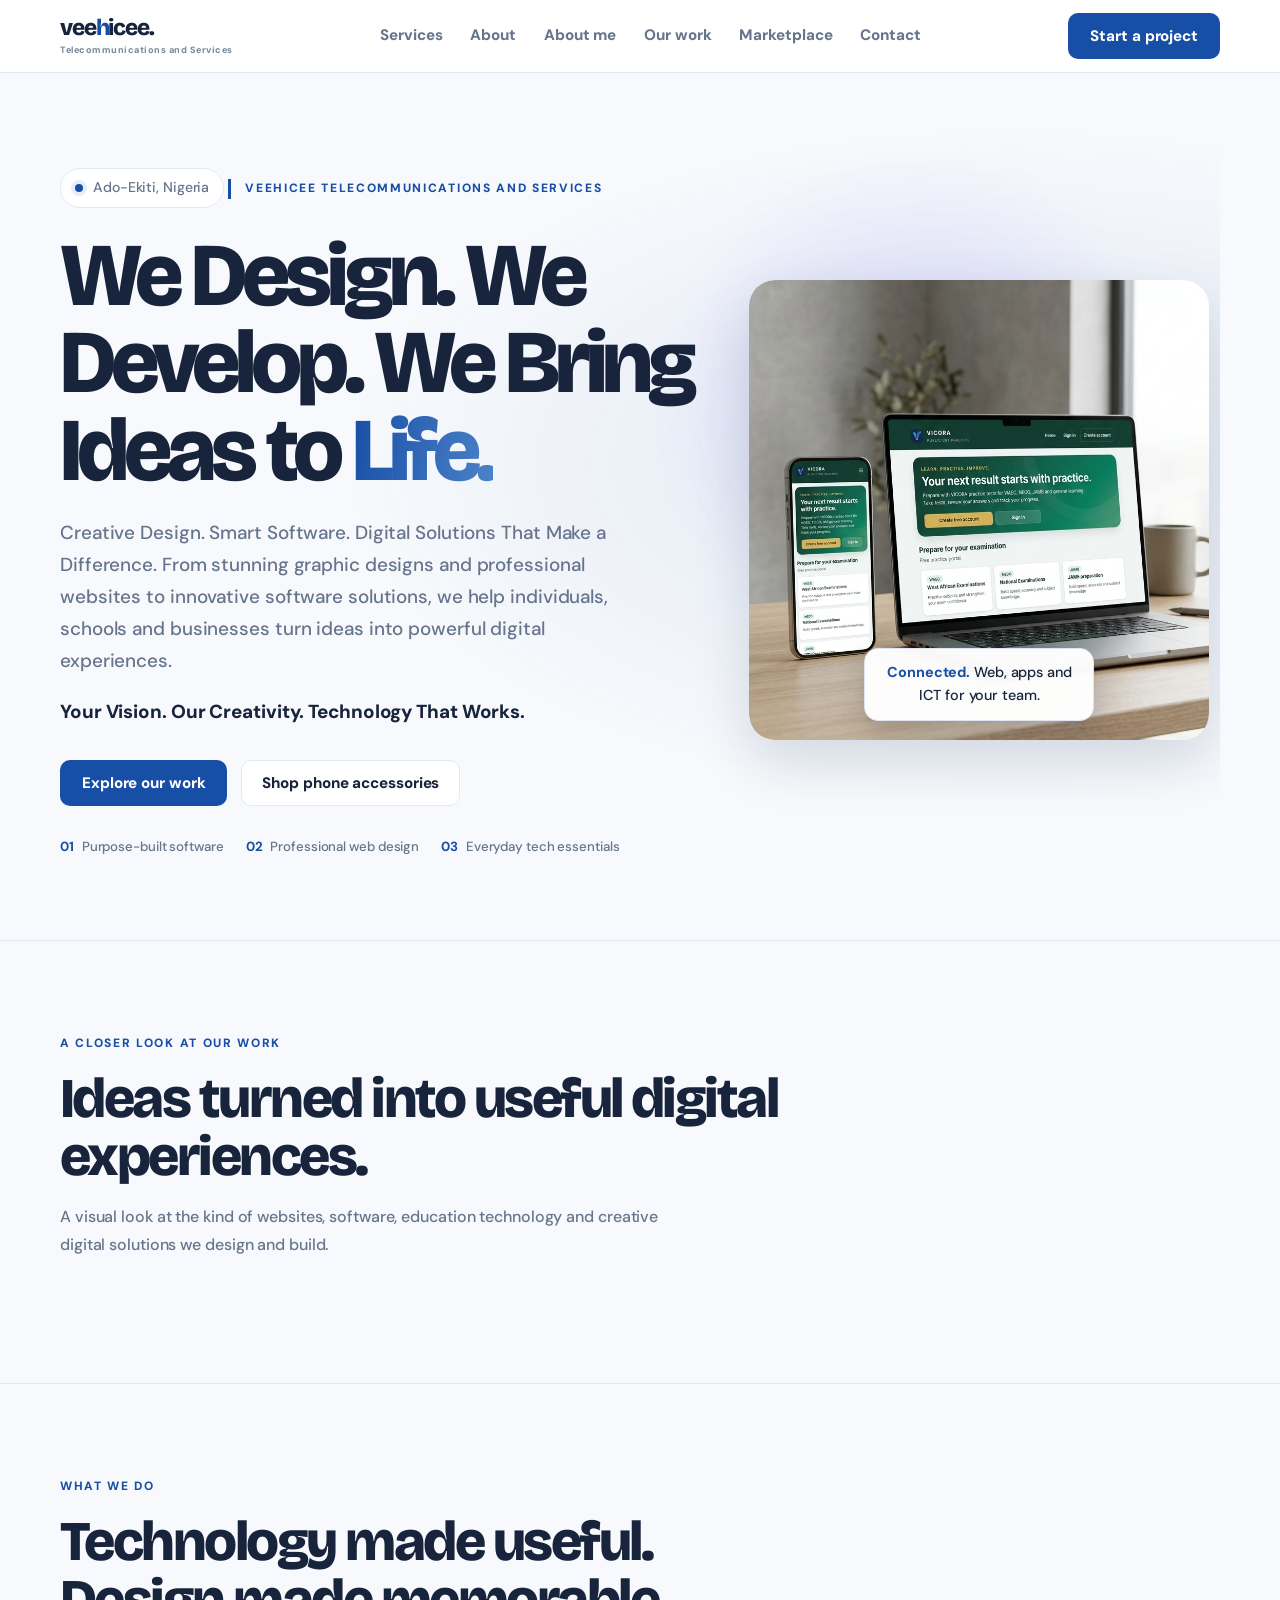
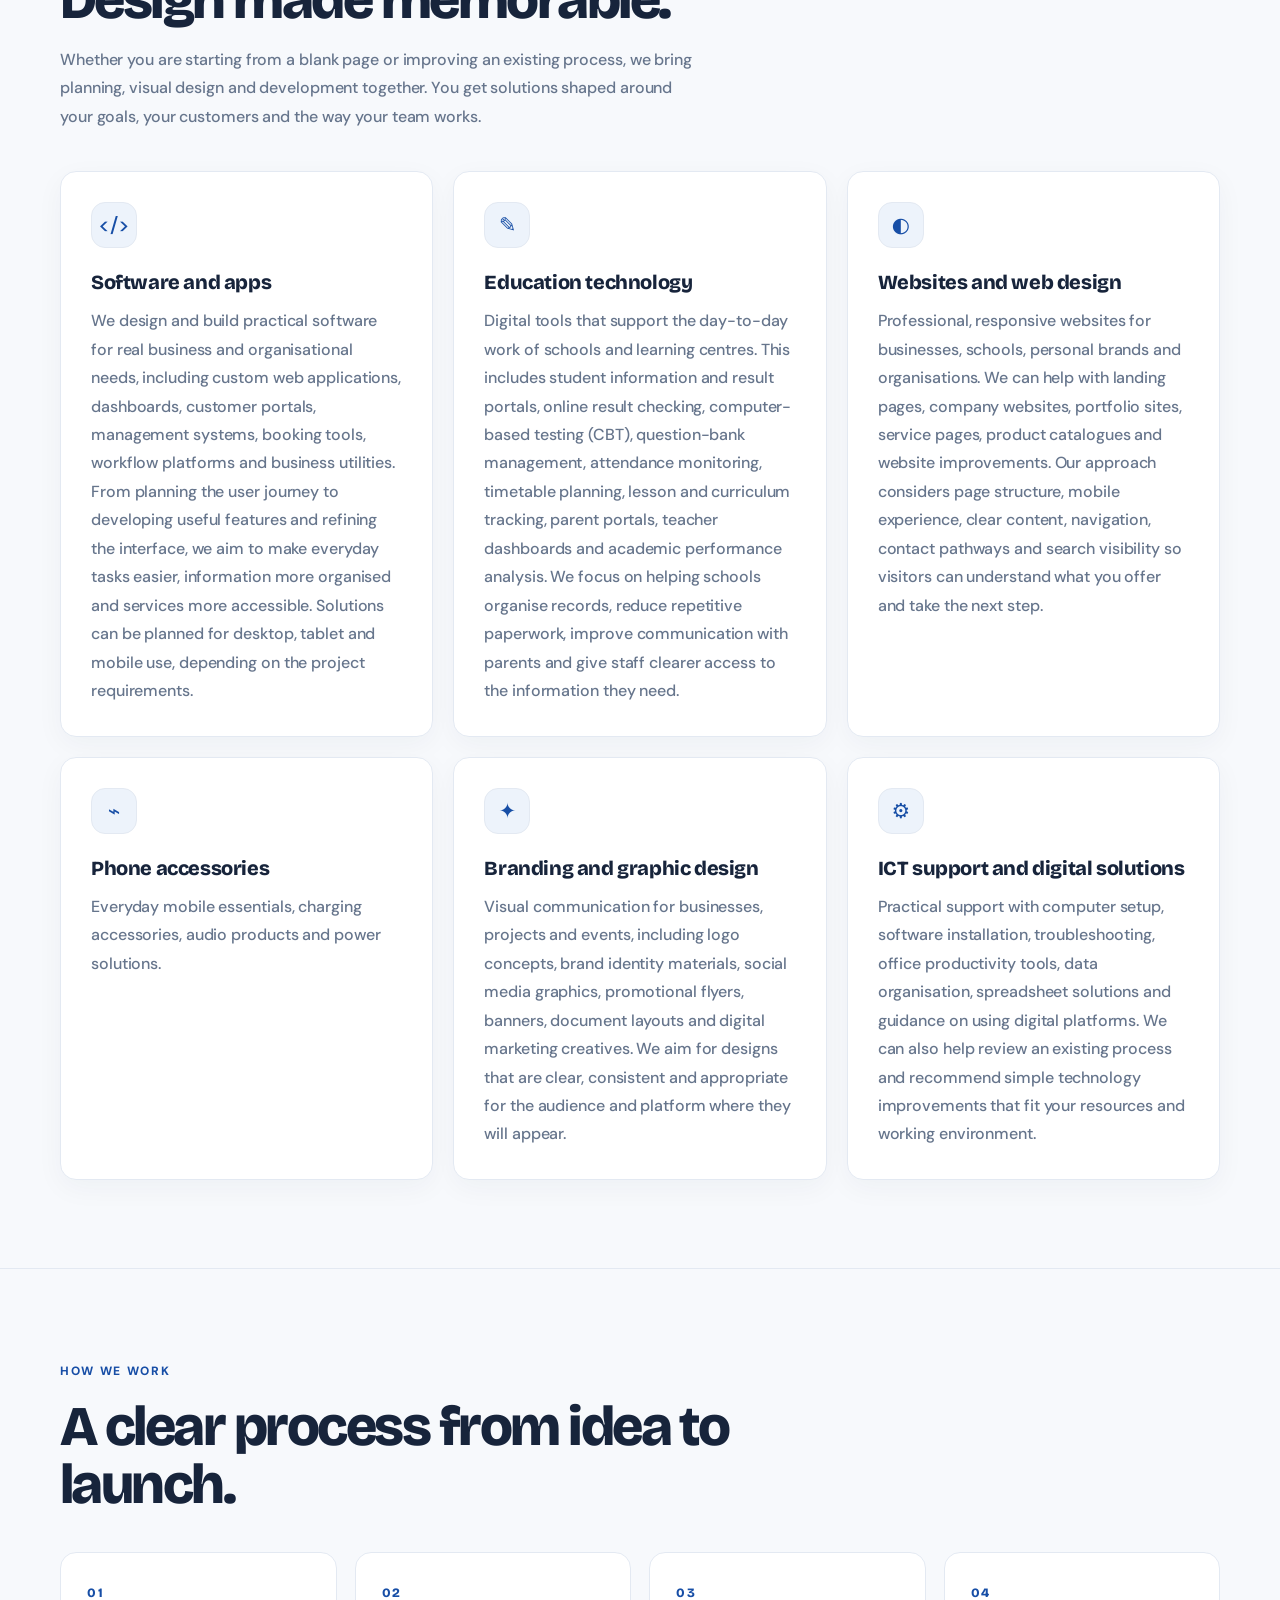
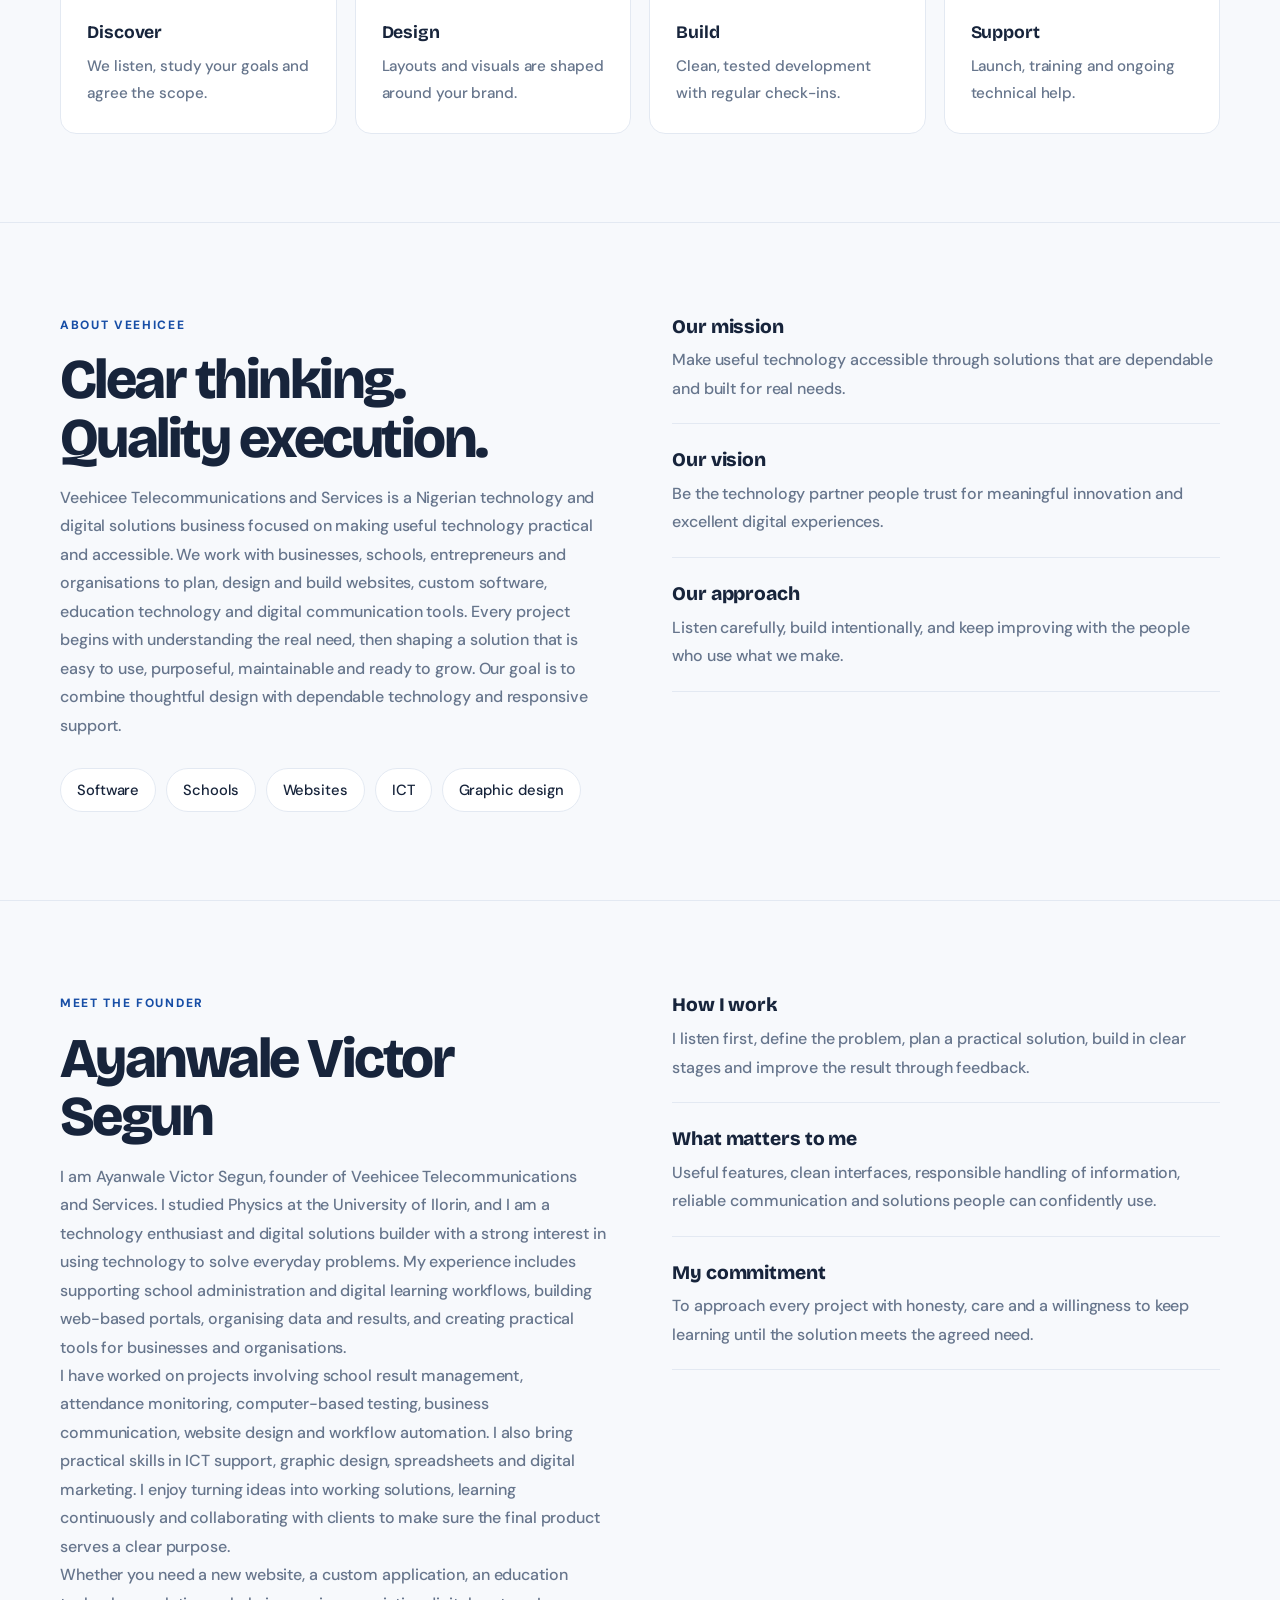
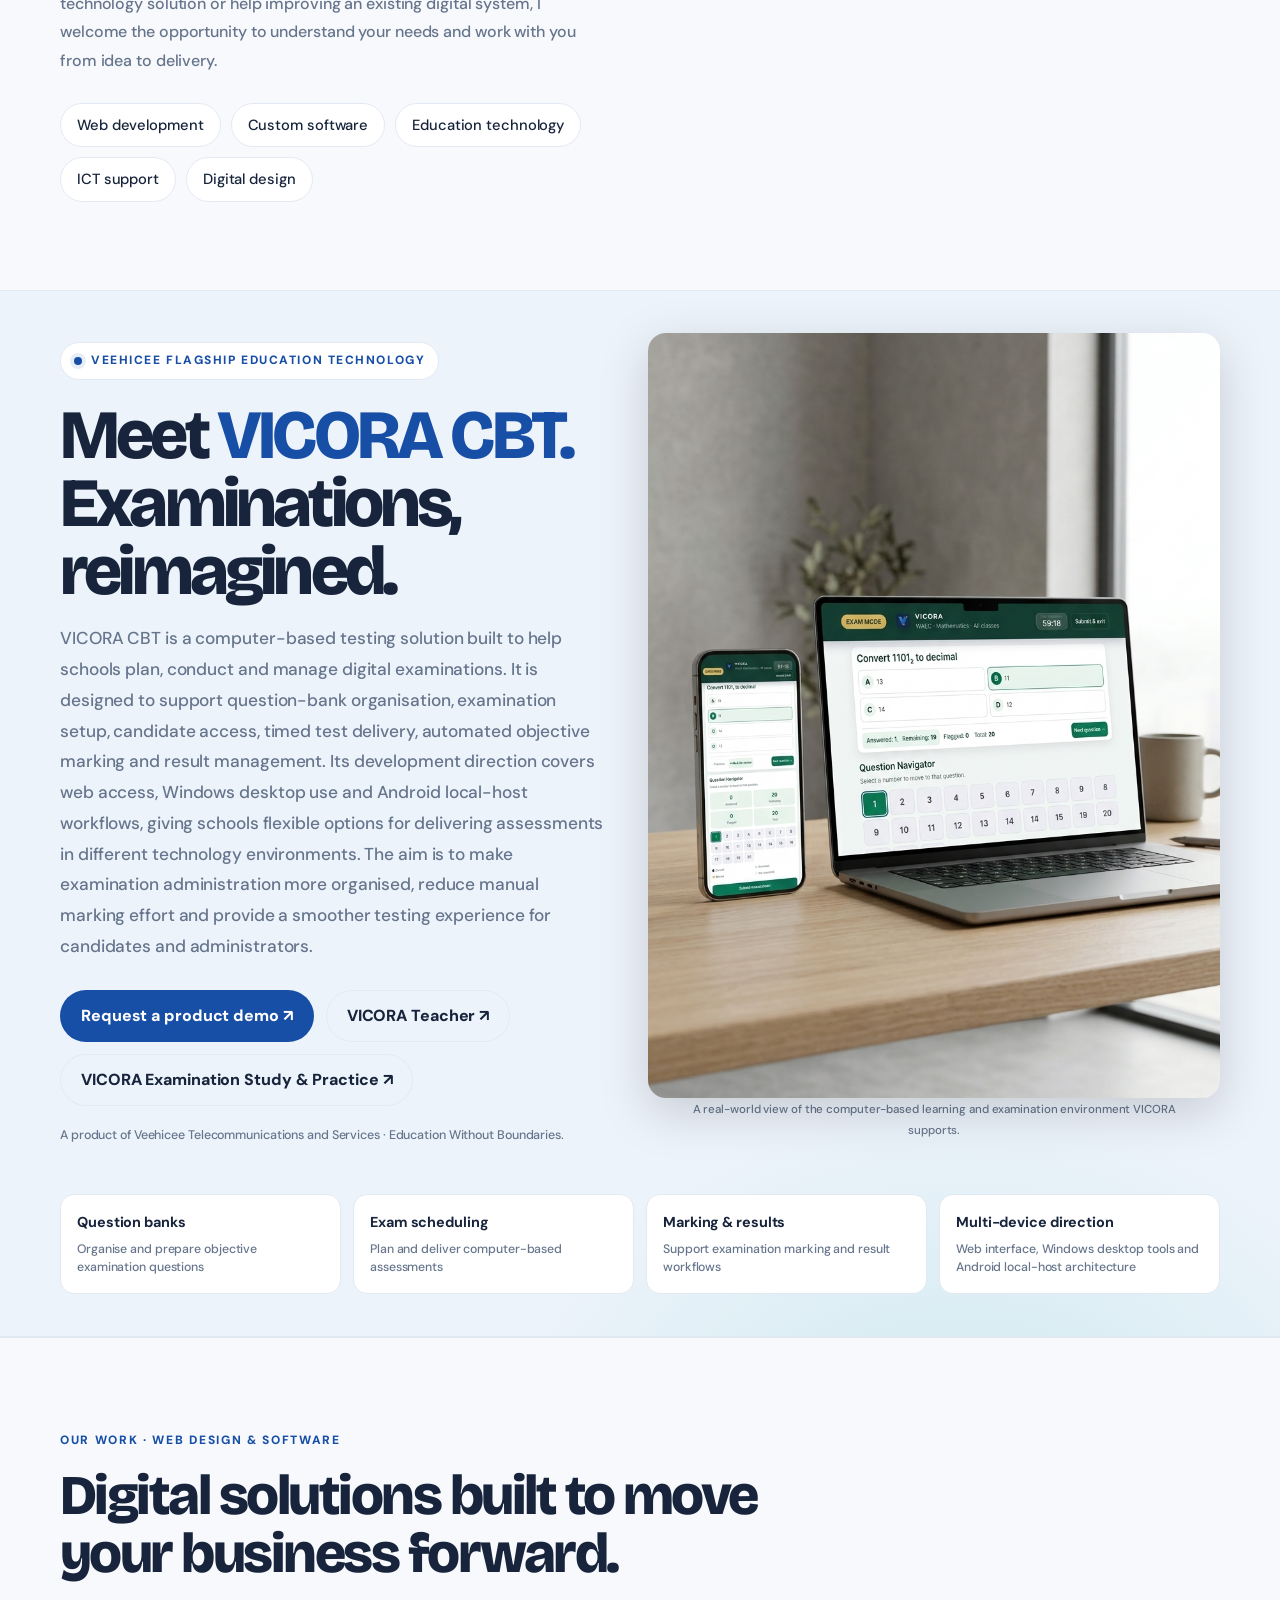
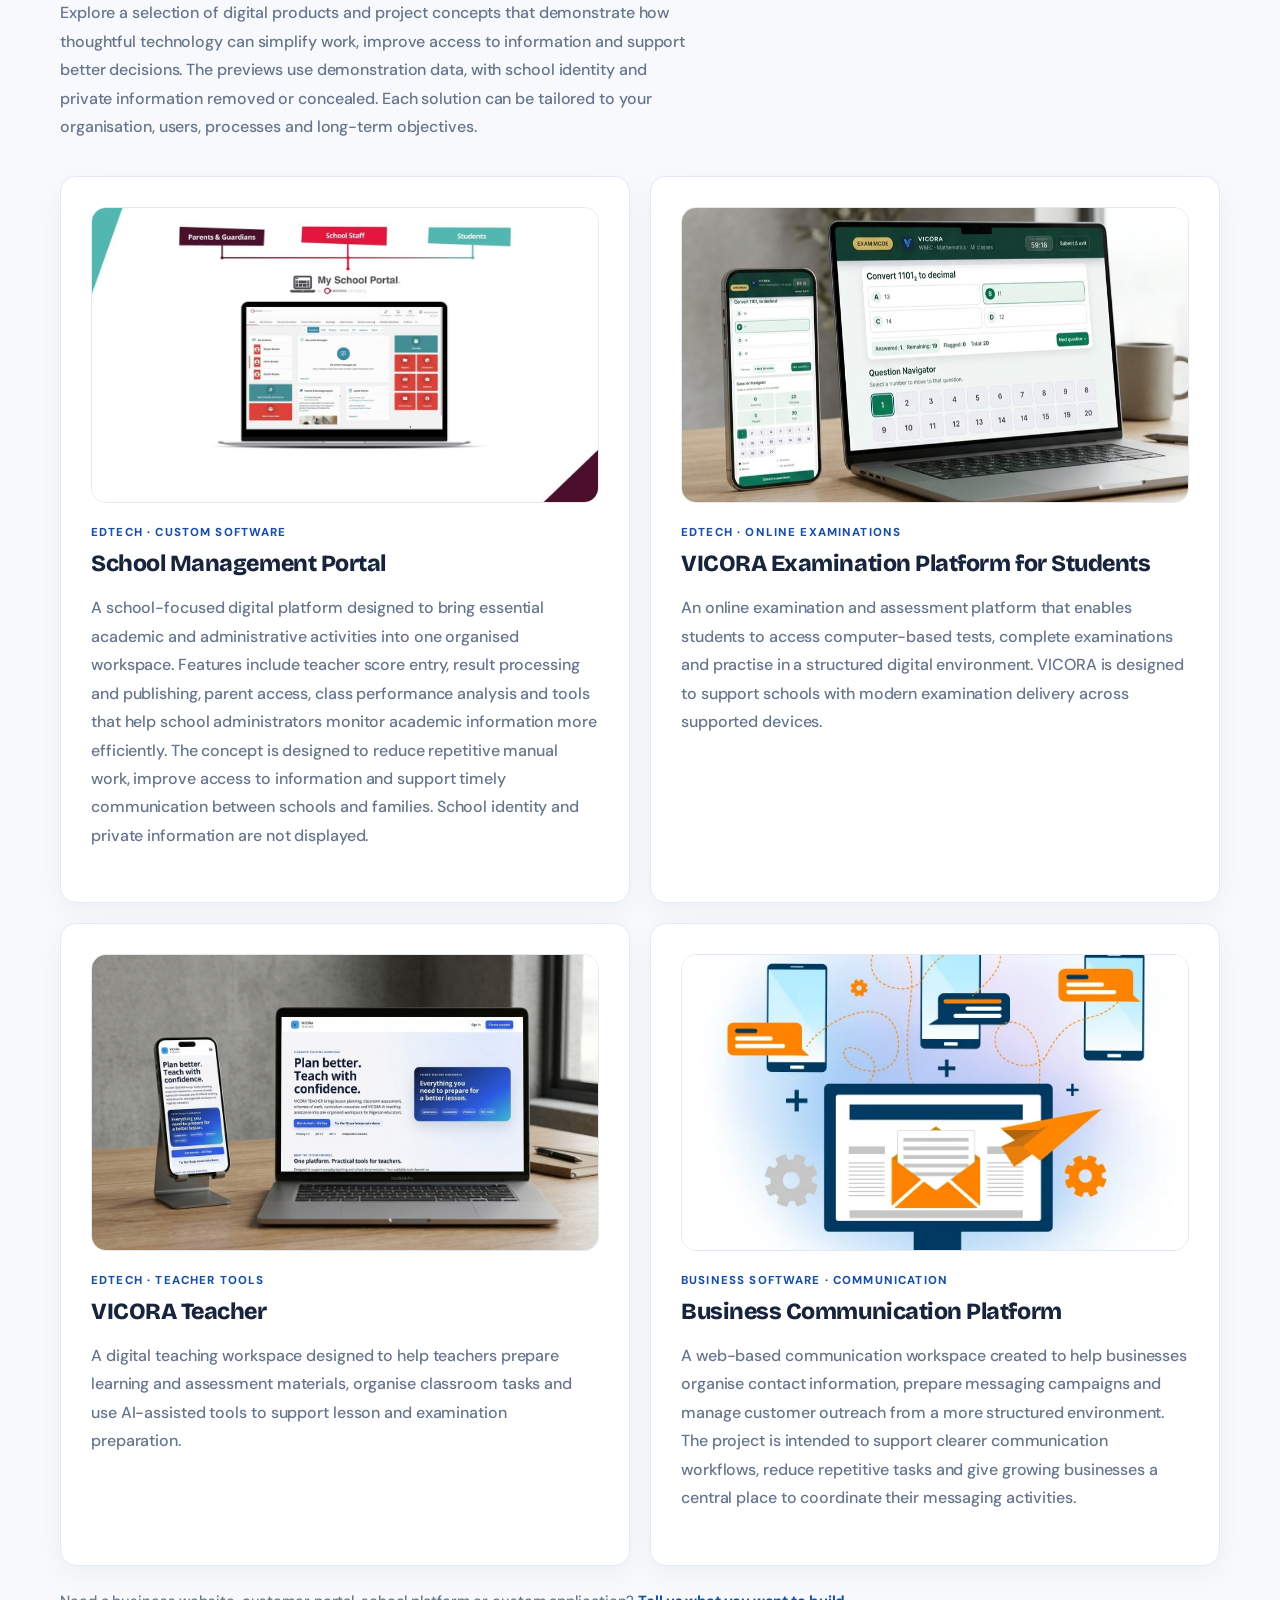
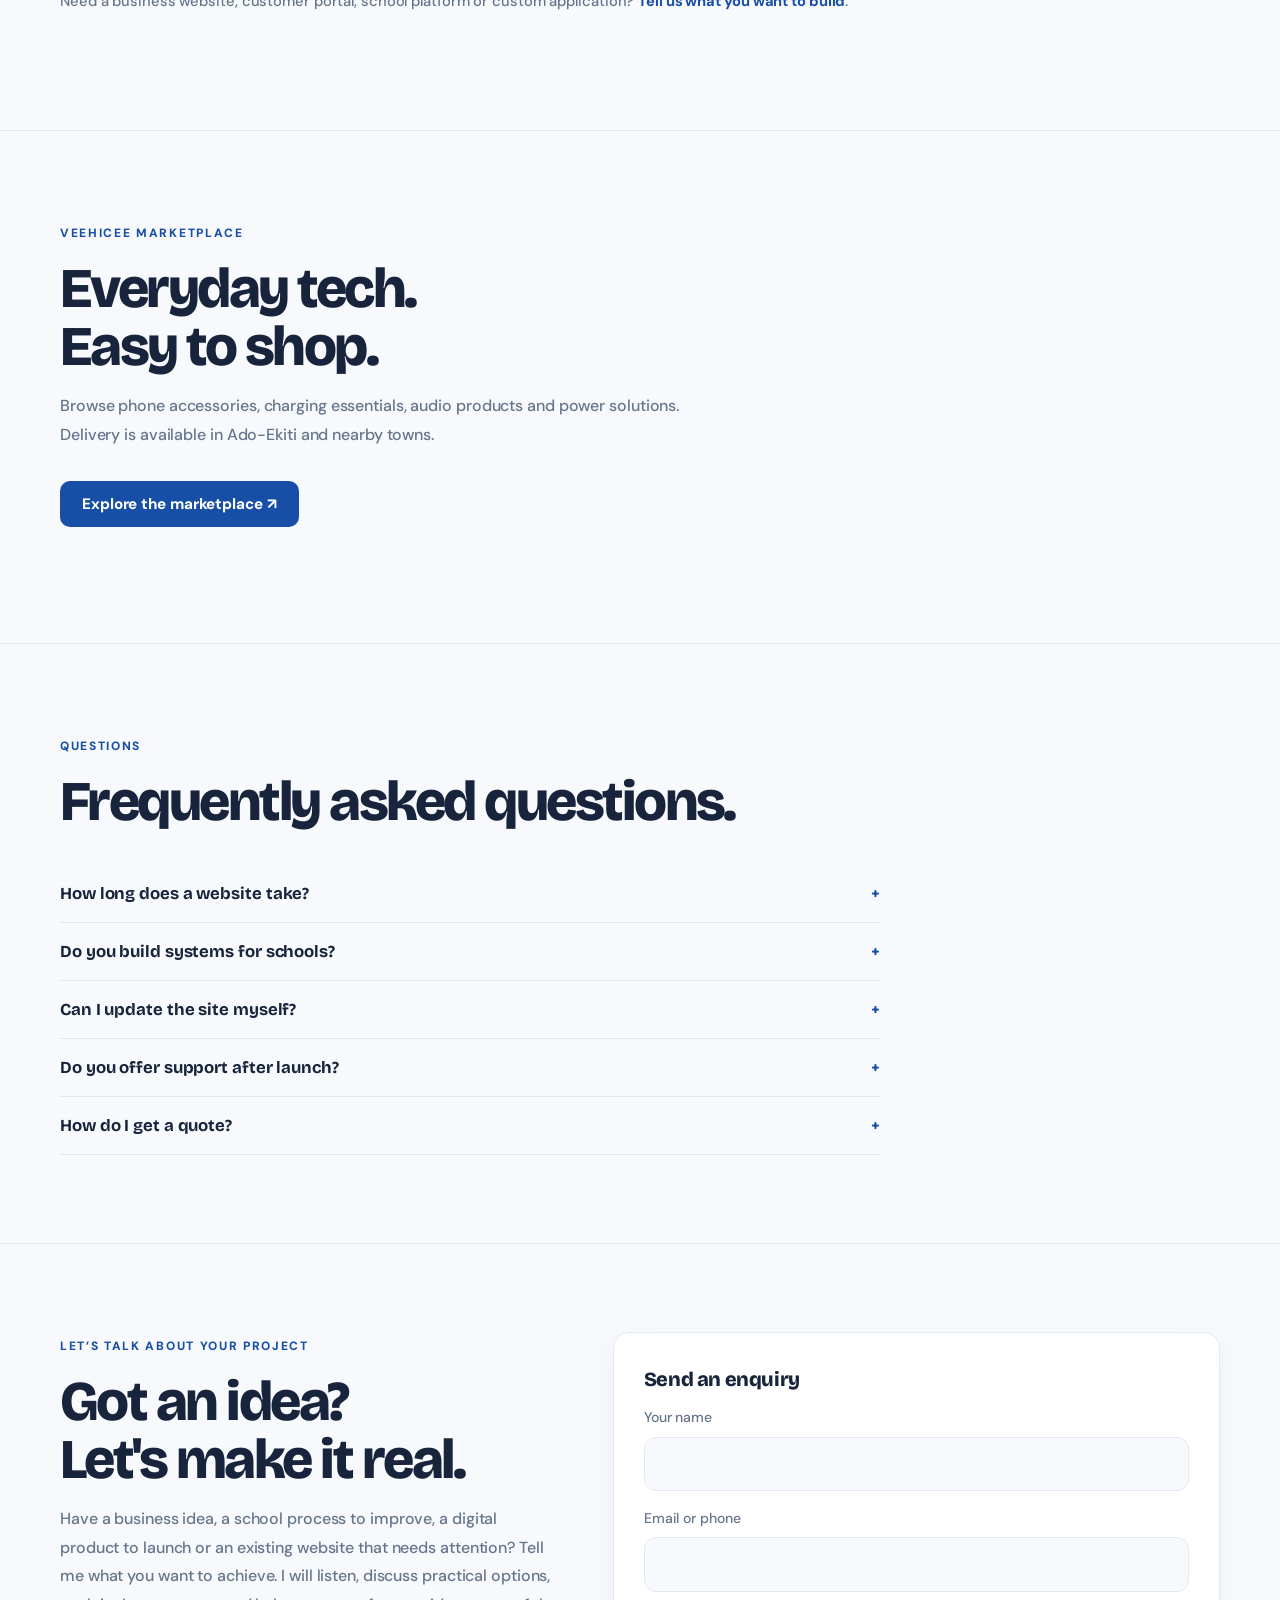
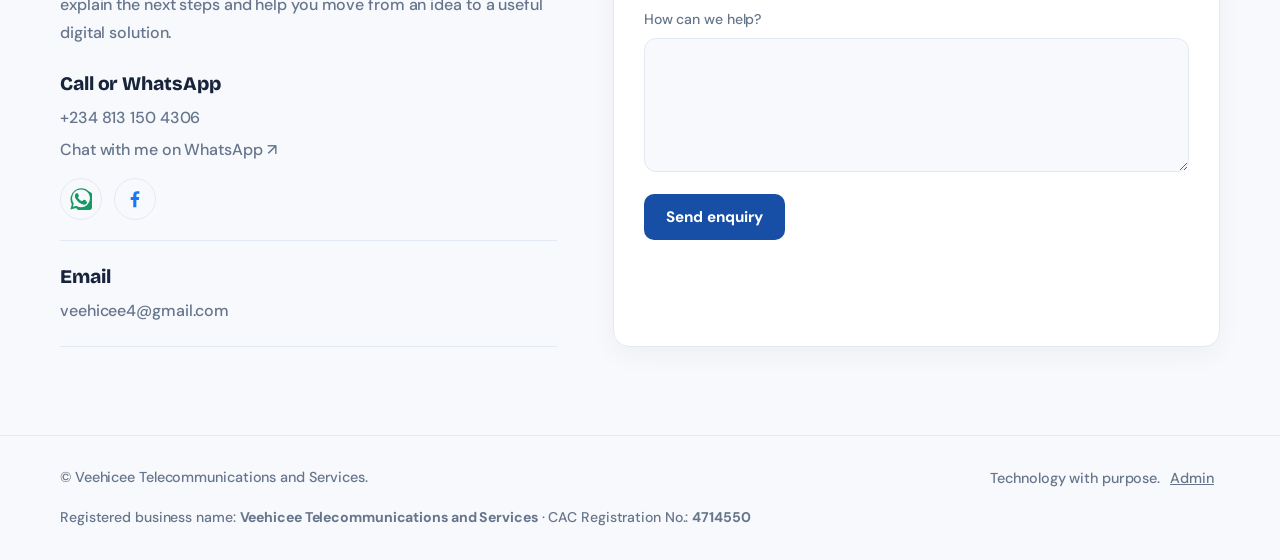
<file: index.html>
<!doctype html>
<html lang="en" data-theme="midnight" data-layout="split">
<head>
<meta charset="utf-8">
<meta name="viewport" content="width=device-width,initial-scale=1">
<meta name="description" content="Veehicee Telecommunications and Services designs professional websites and builds custom software for businesses, schools and organisations. Request a project quote."><meta name="robots" content="index,follow"><meta property="og:type" content="website"><meta property="og:title" content="Veehicee Telecommunications and Services | Web Design & Custom Software"><meta property="og:description" content="Professional website design, custom software and digital solutions for your business."><meta property="og:url" content="https://sheggun1.github.io/veehiceetech/"><meta name="twitter:card" content="summary">
<title>Veehicee Telecommunications and Services | Web Design & Software Development</title><link rel="canonical" href="https://sheggun1.github.io/veehiceetech/"><script type="application/ld+json">{"@context":"https://schema.org","@type":"Organization","name":"Veehicee Telecommunications and Services","url":"https://sheggun1.github.io/veehiceetech/","identifier":"CAC 4714550"}</script>
<link rel="preconnect" href="https://fonts.googleapis.com"><link rel="preconnect" href="https://fonts.gstatic.com" crossorigin>
<link href="https://fonts.googleapis.com/css2?family=Bricolage+Grotesque:opsz,wght@12..96,500;12..96,800&family=DM+Sans:wght@400;500;700&display=swap" rel="stylesheet">
<style>
:root{--bg:#f3f7ff;--panel:#fff;--ink:#0b1b3a;--muted:#55688a;--line:#d5e0f5;--accent:#1457ff;--accent2:#00a9e8;--on:#fff;--glow:rgba(20,87,255,.14);--r:20px}
[data-theme=midnight]{--bg:#f3f7ff;--panel:#fff;--ink:#0b1b3a;--muted:#55688a;--line:#d5e0f5;--accent:#1457ff;--accent2:#00a9e8;--on:#fff;--glow:rgba(20,87,255,.14)}
[data-theme=sunrise]{--bg:#fff7f2;--panel:#fff;--ink:#231815;--muted:#6e5d57;--line:#efd9ce;--accent:#ff5b37;--accent2:#ffb020;--on:#fff;--glow:rgba(255,91,55,.2)}
[data-theme=royal]{--bg:#0d0a24;--panel:#1a1442;--ink:#f5f3ff;--muted:#b4acd9;--line:#342b70;--accent:#ffc83d;--accent2:#9b7bff;--on:#231a00;--glow:rgba(155,123,255,.28)}
[data-theme=forest]{--bg:#07140f;--panel:#0f2419;--ink:#eef8f1;--muted:#9bb8a6;--line:#1f4130;--accent:#b6f25b;--accent2:#35d49a;--on:#14230a;--glow:rgba(182,242,91,.2)}
[data-theme=ocean]{--bg:#f3f7ff;--panel:#fff;--ink:#0b1b3a;--muted:#55688a;--line:#d5e0f5;--accent:#1457ff;--accent2:#00c2ff;--on:#fff;--glow:rgba(20,87,255,.18)}
[data-theme=berry]{--bg:#17081a;--panel:#261029;--ink:#fdf1fb;--muted:#c9a5c8;--line:#4a2150;--accent:#ff4fa3;--accent2:#ffa24f;--on:#2a0418;--glow:rgba(255,79,163,.24)}
*{box-sizing:border-box}html{scroll-behavior:smooth}
body{margin:0;background:var(--bg);color:var(--ink);font:16px/1.65 "DM Sans",system-ui,sans-serif;transition:background .3s,color .3s}
h1,h2,h3,.brand{font-family:"Bricolage Grotesque","DM Sans",system-ui,sans-serif}
a{color:inherit;text-decoration:none}:focus-visible{outline:3px solid var(--accent2);outline-offset:3px}
.wrap{width:min(1160px,calc(100% - 40px));margin:auto}
.top{position:sticky;top:0;z-index:10;background:color-mix(in srgb,var(--bg) 86%,transparent);backdrop-filter:blur(16px);border-bottom:1px solid var(--line)}
.nav{height:72px;display:flex;align-items:center;justify-content:space-between;gap:20px}
.brand{font-weight:800;font-size:1.5rem;letter-spacing:-.05em}.brand i{font-style:normal;color:var(--accent)}
.links{display:flex;gap:28px;color:var(--muted);font-size:.95rem}.links a:hover{color:var(--ink)}
.btn{display:inline-flex;align-items:center;justify-content:center;gap:8px;padding:13px 22px;border-radius:999px;background:var(--accent);color:var(--on);font:700 .95rem "DM Sans",sans-serif;border:0;cursor:pointer;transition:transform .15s,box-shadow .2s}
.btn:hover{transform:translateY(-2px);box-shadow:0 10px 28px var(--glow)}
.ghost{display:inline-flex;padding:12px 20px;border:1px solid var(--line);border-radius:999px;background:none;color:var(--ink);font:500 .95rem "DM Sans",sans-serif;cursor:pointer}.ghost:hover{border-color:var(--accent)}
/* hero */
.hero{position:relative;display:grid;grid-template-columns:1.15fr .85fr;gap:40px;align-items:center;padding:96px 0 88px;overflow:hidden}
.tag{display:inline-flex;align-items:center;gap:10px;padding:7px 14px;border:1px solid var(--line);border-radius:999px;color:var(--muted);font-size:.88rem;background:var(--panel)}
.tag b{width:8px;height:8px;border-radius:50%;background:var(--accent);box-shadow:0 0 0 4px var(--glow)}
.hero h1{font-size:clamp(3.1rem,8vw,6.6rem);line-height:.95;letter-spacing:-.06em;margin:24px 0 22px;font-weight:800}
.grad{background:linear-gradient(100deg,var(--accent),var(--accent2));-webkit-background-clip:text;background-clip:text;color:transparent}
.lead{font-size:1.18rem;color:var(--muted);max-width:560px}.actions{display:flex;gap:14px;flex-wrap:wrap;margin-top:32px}
.signal{position:relative;aspect-ratio:1;width:100%;max-width:460px;justify-self:center}
.signal svg{width:100%;height:100%;overflow:visible}
.ring{fill:none;stroke:var(--accent);stroke-width:1.4;transform-origin:230px 230px;animation:ping 5s ease-out infinite;opacity:0}
.ring:nth-child(2){animation-delay:1s;stroke:var(--accent2)}.ring:nth-child(3){animation-delay:2s}.ring:nth-child(4){animation-delay:3s;stroke:var(--accent2)}.ring:nth-child(5){animation-delay:4s}
@keyframes ping{0%{transform:scale(.12);opacity:.9}100%{transform:scale(1);opacity:0}}
.signal .chip{position:absolute;left:50%;bottom:4%;transform:translateX(-50%);white-space:nowrap;padding:12px 18px;border:1px solid var(--line);border-radius:14px;background:var(--panel);box-shadow:0 18px 40px var(--glow);font-size:.9rem}
.signal .chip b{color:var(--accent)}
/* sections */
.section{padding:84px 0;border-top:1px solid var(--line)}
.section h2{font-size:clamp(2.1rem,4.6vw,3.5rem);line-height:1.04;letter-spacing:-.045em;margin:0 0 16px;font-weight:800}
.intro{color:var(--muted);max-width:640px;margin:0}
.cards{display:grid;grid-template-columns:repeat(3,1fr);gap:18px;margin-top:40px}
.card{padding:28px;border:1px solid var(--line);border-radius:var(--r);background:var(--panel);transition:border-color .2s,transform .2s}
.card:hover{border-color:var(--accent);transform:translateY(-3px)}
.ico{width:46px;height:46px;border-radius:14px;display:grid;place-items:center;background:linear-gradient(135deg,var(--accent),var(--accent2));color:var(--on);font-size:1.3rem}
.card h3{font-size:1.25rem;margin:18px 0 8px;letter-spacing:-.02em}.card p{margin:0;color:var(--muted)}
.split{display:grid;grid-template-columns:1fr 1fr;gap:64px}
.value{padding:20px 0;border-bottom:1px solid var(--line)}.value:first-child{padding-top:0}.value strong{font-family:"Bricolage Grotesque",sans-serif;font-size:1.2rem}.value p{margin:4px 0 0;color:var(--muted)}
.chips{display:flex;gap:10px;flex-wrap:wrap;margin-top:28px}.chips span{padding:9px 16px;border-radius:999px;border:1px solid var(--line);background:var(--panel);font-size:.92rem}
.products{display:grid;grid-template-columns:repeat(auto-fill,minmax(230px,1fr));gap:18px;margin-top:36px}
.project-visual{height:150px;border:1px solid var(--line);border-radius:15px;margin-bottom:16px;padding:14px;overflow:hidden;background:linear-gradient(135deg,var(--panel),color-mix(in srgb,var(--accent) 13%,var(--panel)));display:flex;gap:9px}
.project-visual .pv-side{width:24%;border-radius:7px;background:color-mix(in srgb,var(--accent) 20%,var(--panel));padding:8px 5px}
.project-visual .pv-side i{display:block;height:5px;border-radius:5px;background:var(--accent);opacity:.75;margin:7px 0}
.project-visual .pv-main{flex:1;min-width:0}
.project-visual .pv-top{height:13px;width:62%;border-radius:5px;background:var(--accent2);opacity:.8;margin-bottom:12px}
.project-visual .pv-stat{display:grid;grid-template-columns:repeat(3,1fr);gap:6px}
.project-visual .pv-stat i{height:30px;border-radius:6px;background:color-mix(in srgb,var(--accent) 24%,var(--panel));border:1px solid var(--line)}
.project-visual .pv-lines{margin-top:9px;display:grid;gap:6px}
.project-visual .pv-lines i{height:6px;border-radius:5px;background:var(--muted);opacity:.35}
.project-visual .pv-lines i:nth-child(2){width:78%}.project-visual .pv-lines i:nth-child(3){width:88%}
.project-visual.timetable{background:linear-gradient(135deg,color-mix(in srgb,var(--accent2) 16%,var(--panel)),var(--panel))}
.project-visual.messaging{background:linear-gradient(135deg,color-mix(in srgb,var(--accent) 16%,var(--panel)),var(--panel))}

.prod{border:1px solid var(--line);border-radius:var(--r);background:var(--panel);overflow:hidden;display:flex;flex-direction:column}
.prod .img{aspect-ratio:4/3;background:linear-gradient(135deg,var(--accent),var(--accent2));display:grid;place-items:center;font-size:2.4rem;color:var(--on)}
.prod .img img{width:100%;height:100%;object-fit:cover}.prod .body{padding:18px;display:flex;flex-direction:column;gap:6px;flex:1}
.prod h3{margin:0;font-size:1.1rem}.prod small{color:var(--muted)}.price{font:800 1.2rem "Bricolage Grotesque",sans-serif;color:var(--accent)}.prod .btn{margin-top:auto;padding:10px 16px}
.contact{display:grid;grid-template-columns:.9fr 1.1fr;gap:56px}.social-links{display:flex;align-items:center;gap:12px;margin-top:14px}.social-link{width:42px;height:42px;border-radius:50%;display:inline-grid;place-items:center;border:1px solid var(--line);background:var(--bg);color:var(--accent);transition:transform .2s,background .2s}.social-link:hover{transform:translateY(-3px);background:var(--glow)}.social-link svg{width:22px;height:22px}.whatsapp-link{color:#159b62}.facebook-link{color:#1877f2}
footer{padding:30px 0;border-top:1px solid var(--line);color:var(--muted);font-size:.9rem}.foot{display:flex;justify-content:space-between;gap:16px;flex-wrap:wrap}
.admin-link{background:none;border:0;color:var(--muted);cursor:pointer;font:inherit;text-decoration:underline}
input,textarea,select{width:100%;padding:13px 14px;margin:6px 0 14px;border-radius:12px;border:1px solid var(--line);background:var(--bg);color:var(--ink);font:inherit}
input:focus,textarea:focus,select:focus{outline:2px solid var(--accent);border-color:transparent}
label{font-size:.88rem;color:var(--muted)}.status{color:var(--accent);min-height:24px;margin:10px 0 0}
.modal{display:none;position:fixed;inset:0;z-index:30;background:rgba(0,0,0,.65);align-items:center;justify-content:center;padding:16px}.modal.open{display:flex}
.modal-box{width:min(820px,100%);max-height:92vh;overflow:auto;background:var(--panel);border:1px solid var(--line);border-radius:24px;padding:26px}
.mh{display:flex;justify-content:space-between;align-items:center;gap:12px}.mh h2{margin:0;font-size:1.6rem}
.agrid{display:grid;grid-template-columns:1fr 1fr;gap:22px}.aitem{border:1px solid var(--line);padding:12px 14px;border-radius:12px;margin-bottom:10px;display:flex;justify-content:space-between;align-items:center;gap:10px}
/* style studio */
.fab{position:fixed;right:18px;bottom:18px;z-index:20;padding:13px 20px;box-shadow:0 12px 32px var(--glow)}
.studio{position:fixed;right:18px;bottom:76px;z-index:20;width:min(330px,calc(100% - 36px));background:var(--panel);border:1px solid var(--line);border-radius:20px;padding:20px;box-shadow:0 24px 60px rgba(0,0,0,.35);display:none}.studio.open{display:block}
.studio h4{margin:0 0 10px;font:700 .95rem "DM Sans",sans-serif}.swatches{display:grid;grid-template-columns:repeat(3,1fr);gap:8px;margin-bottom:18px}
.sw{border:2px solid var(--line);border-radius:12px;padding:8px;background:var(--bg);color:var(--ink);cursor:pointer;font:500 .8rem "DM Sans",sans-serif;text-align:left}.sw i{display:block;height:22px;border-radius:7px;margin-bottom:6px}
.sw[aria-pressed=true]{border-color:var(--accent)}
.lays{display:grid;gap:8px}.lays .ghost{justify-content:flex-start;text-align:left}.lays .ghost[aria-pressed=true]{border-color:var(--accent);background:var(--glow)}

/* Admin-controlled background patterns */
body{position:relative}
body:before{content:"";position:fixed;inset:0;z-index:0;pointer-events:none;opacity:.16}body>*{position:relative;z-index:1}
[data-pattern=dots] body:before{background-image:radial-gradient(var(--accent) 1px,transparent 1px);background-size:22px 22px}
[data-pattern=grid] body:before{background-image:linear-gradient(var(--line) 1px,transparent 1px),linear-gradient(90deg,var(--line) 1px,transparent 1px);background-size:34px 34px}
[data-pattern=diagonal] body:before{background-image:repeating-linear-gradient(135deg,transparent 0 18px,var(--line) 19px 20px)}
[data-pattern=glow] body:before{background:radial-gradient(ellipse at 15% 12%,var(--glow),transparent 48%),radial-gradient(ellipse at 90% 70%,var(--glow),transparent 42%)}
.pattern-options{display:flex;gap:9px;flex-wrap:wrap;margin:12px 0 18px}
.pattern-options button[aria-pressed=true]{border-color:var(--accent);background:var(--glow)}
/* layout templates */
[data-layout=center] .hero{grid-template-columns:1fr;text-align:center;padding:110px 0 100px}
[data-layout=center] .lead{margin-inline:auto}[data-layout=center] .actions{justify-content:center}
[data-layout=center] .signal{position:absolute;inset:0;margin:auto;max-width:760px;opacity:.28;z-index:-1;pointer-events:none}[data-layout=center] .chip{display:none}
[data-layout=bold] .hero{grid-template-columns:1fr}[data-layout=bold] .hero h1{font-size:clamp(3.6rem,13vw,10rem);line-height:.88}
[data-layout=bold] .signal{position:absolute;right:-6%;top:6%;width:min(520px,70%);opacity:.35;z-index:-1;pointer-events:none}[data-layout=bold] .chip{display:none}
[data-layout=bold] .cards{grid-template-columns:1fr}[data-layout=bold] .card{display:grid;grid-template-columns:60px 1fr 1.4fr;gap:20px;align-items:center}[data-layout=bold] .card h3,[data-layout=bold] .card .ico{margin:0}
[data-layout=bold]{--r:6px}
[data-layout=editorial] .hero{grid-template-columns:.8fr 1.2fr}
[data-layout=editorial] .hero h1{font-size:clamp(3.5rem,8vw,7rem)}
[data-layout=editorial] .signal{max-width:560px}
[data-layout=showcase] .hero{grid-template-columns:1fr;text-align:left;padding-top:70px}
[data-layout=showcase] .signal{position:absolute;right:0;top:0;width:44%;opacity:.23;z-index:-1;pointer-events:none}
[data-layout=showcase] .cards{grid-template-columns:repeat(2,1fr)}

@media(max-width:820px){.links{display:none}.hero,.split,.contact,.agrid{grid-template-columns:1fr}.hero{padding:64px 0}.cards{grid-template-columns:1fr}[data-layout=bold] .card{grid-template-columns:1fr}.signal{max-width:320px}}
@media(prefers-reduced-motion:reduce){*{animation:none!important;transition:none!important}.ring{opacity:.4;transform:scale(1)}}

/* Veehicee professional homepage refresh */
.nav-actions{display:flex;align-items:center;gap:10px}.admin-nav{padding:10px 15px;font-size:.88rem}
.hero{min-height:570px;padding-top:88px;padding-bottom:82px;gap:28px;background:radial-gradient(ellipse at 78% 48%,var(--glow),transparent 48%)}
.hero h1{max-width:790px;font-size:clamp(3.2rem,7vw,6.3rem);line-height:.98}
.hero-kicker,.section-kicker,.project-type{display:inline-block;color:var(--accent);font-size:.75rem;font-weight:800;letter-spacing:.14em;text-transform:uppercase}
.hero-kicker{margin:18px 0 0}.hero-proof{display:flex;flex-wrap:wrap;gap:10px 22px;margin-top:30px;color:var(--muted);font-size:.83rem}.hero-proof b{color:var(--accent);margin-right:5px}
.section{padding:96px 0}.section-kicker{margin-bottom:16px}.section h2{max-width:850px}
.cards{gap:20px}.card{padding:30px;border-radius:22px;box-shadow:0 14px 40px rgba(0,0,0,.07)}.card:hover{box-shadow:0 20px 48px var(--glow)}
.project-card{min-height:265px;display:flex;flex-direction:column;align-items:flex-start}.project-type{font-size:.68rem;letter-spacing:.1em;margin-bottom:18px}.project-card h3{font-size:1.45rem;margin:0 0 12px}.project-card p{color:var(--muted);margin:0 0 22px}.project-link{display:inline-flex;align-items:center;gap:8px;color:var(--accent);font-weight:800;font-size:.92rem;margin-top:auto}.project-link:hover{text-decoration:underline;text-underline-offset:4px}.portfolio-note{margin-top:22px;color:var(--muted);font-size:.92rem}.portfolio-note a{color:var(--accent);font-weight:700}
#products{grid-template-columns:repeat(3,minmax(0,1fr));gap:14px;margin-top:28px}#products .prod{border-radius:16px;min-width:0}#products .prod .img{height:104px;aspect-ratio:auto;font-size:1.35rem}#products .prod .img img{object-fit:contain;padding:8px}#products .prod .body{padding:14px;gap:5px}#products .prod h3{font-size:.98rem}#products .prod small{font-size:.78rem;line-height:1.4;max-height:2.8em;overflow:hidden}#products .prod .btn{font-size:.82rem;padding:9px 12px}
.empty-products{display:flex;align-items:center;gap:16px;padding:20px 22px;border:1px dashed var(--line);border-radius:16px;background:var(--panel);color:var(--muted)}.empty-products strong{color:var(--ink)}.empty-products p{margin:4px 0 8px;font-size:.9rem}.empty-icon{width:42px;height:42px;flex:0 0 42px;border-radius:13px;display:grid;place-items:center;background:var(--glow);color:var(--accent);font-size:1.2rem}
.home-commerce-tools{display:none!important}.design-panel{border-color:var(--accent);box-shadow:0 14px 42px var(--glow)}.design-panel h3{font-size:1.45rem}.design-panel .agrid{align-items:start}.design-panel h4{margin:8px 0 12px}.pattern-options button{min-width:100px;justify-content:center}
@media(max-width:820px){.hero{min-height:auto;padding:62px 0 52px}.hero h1{font-size:clamp(3rem,13vw,4.8rem)}.hero-proof{gap:8px 14px}.section{padding:68px 0}.nav{height:66px}.nav-actions{gap:7px}.admin-nav{padding:9px 10px;font-size:.75rem}.nav-actions .btn{padding:10px 13px;font-size:.78rem}#products{grid-template-columns:repeat(2,minmax(0,1fr))}#products .prod .img{height:86px}.project-card{min-height:0}}
@media(max-width:420px){.nav-actions .btn{display:none}.admin-nav{font-size:.72rem}.hero-proof{display:grid;gap:7px}.empty-products{align-items:flex-start;padding:16px}.pattern-options button{min-width:0}}

/* VICORA CBT featured product advertisement */
.vicora-feature{position:relative;isolation:isolate;overflow:hidden;padding:56px 0 64px;background:radial-gradient(ellipse at 78% 45%,rgba(32,182,164,.18),transparent 48%),linear-gradient(115deg,#0b1c35,#102b50 58%,#0b203d);color:#f1f5fa;border-bottom:1px solid rgba(255,255,255,.12)}
.vicora-feature:before{content:"";position:absolute;inset:0;z-index:-1;opacity:.15;background-image:linear-gradient(rgba(255,255,255,.12) 1px,transparent 1px),linear-gradient(90deg,rgba(255,255,255,.12) 1px,transparent 1px);background-size:36px 36px;mask-image:linear-gradient(90deg,transparent,#000)}
.vicora-inner{width:min(1160px,calc(100% - 40px));margin:auto;display:grid;grid-template-columns:1fr 1.05fr;gap:44px;align-items:center}
.vicora-eyebrow{display:inline-flex;align-items:center;gap:9px;border:1px solid rgba(32,182,164,.5);background:rgba(32,182,164,.1);color:#75e3d4;padding:8px 13px;border-radius:999px;font-size:.75rem;font-weight:800;letter-spacing:.13em;text-transform:uppercase}
.vicora-eyebrow:before{content:"";width:8px;height:8px;border-radius:50%;background:#20b6a4;box-shadow:0 0 0 4px rgba(32,182,164,.17)}
.vicora-copy h2{font-size:clamp(2.8rem,5.4vw,5rem);line-height:.98;letter-spacing:-.055em;margin:22px 0 18px;color:#fff;max-width:650px}
.vicora-copy h2 span{color:#39d2c0}
.vicora-copy p{max-width:580px;color:#c1d1e3;font-size:1.08rem;margin:0}
.vicora-actions{display:flex;flex-wrap:wrap;gap:12px;margin-top:28px}
.vicora-primary{display:inline-flex;align-items:center;justify-content:center;padding:13px 21px;border-radius:999px;background:#20b6a4;color:#062c31;font-weight:800}
.vicora-secondary{display:inline-flex;align-items:center;justify-content:center;padding:12px 20px;border:1px solid rgba(255,255,255,.35);border-radius:999px;color:#fff;font-weight:700}
.vicora-primary:hover,.vicora-secondary:hover{transform:translateY(-2px)}
.vicora-note{font-size:.78rem!important;color:#91a9c3!important;margin-top:18px!important}
.vicora-art{min-width:0;position:relative}
 
.vicora-real-screens{display:grid;grid-template-columns:.78fr 1.22fr;gap:14px;align-items:center;padding:14px;border:1px solid rgba(255,255,255,.2);border-radius:22px;background:rgba(7,21,40,.7);box-shadow:0 28px 75px rgba(0,0,0,.3)}

.brand-lockup{display:flex;flex-direction:column;line-height:1.05;gap:5px}
.brand-lockup small{font:700 .57rem/1.2 "DM Sans",sans-serif;letter-spacing:.055em;color:var(--muted)}
.vicora-real-screens{display:block;padding:0;overflow:hidden;border:1px solid rgba(255,255,255,.25);border-radius:20px;background:#071528;box-shadow:0 28px 75px rgba(0,0,0,.34)}
.vicora-desktop-bar{height:42px;display:flex;align-items:center;gap:12px;padding:0 16px;background:#0c2038;border-bottom:1px solid rgba(255,255,255,.13);color:#e8f2fb;font-size:.72rem;letter-spacing:.04em}
.vicora-desktop-bar>b{font-size:.76rem;color:#fff}.vicora-desktop-bar>span:last-child{margin-left:auto;color:#91a9c3;font-size:.62rem;letter-spacing:.1em}
.vicora-desktop-dots{display:flex;gap:5px}.vicora-desktop-dots i{width:7px;height:7px;border-radius:50%;background:#20b6a4}.vicora-desktop-dots i:nth-child(2){background:#e6b95a}.vicora-desktop-dots i:nth-child(3){background:#e87979}
.vicora-desktop-stage{display:grid;grid-template-columns:.72fr 1.28fr;gap:18px;align-items:center;padding:22px;background:radial-gradient(ellipse at 70% 40%,rgba(32,182,164,.13),transparent 55%),#091a2d}
.vicora-shot{border:1px solid rgba(255,255,255,.18);border-radius:12px;background:#071528;box-shadow:0 14px 30px rgba(0,0,0,.28)}
.vicora-shot img{display:block;width:100%;height:100%;max-height:345px;object-fit:contain;background:#071528}
.vicora-shot-login img{max-height:300px}
.vicora-shot-dashboard img{max-height:345px}
.vicora-shot figcaption{font-size:.72rem;padding:9px 11px}
.vicora-real-caption{margin:0;padding:0 22px 15px;color:#91a9c3;font-size:.7rem}
@media(max-width:600px){.brand-lockup small{font-size:.49rem}.vicora-desktop-stage{grid-template-columns:.75fr 1.25fr;gap:8px;padding:10px}.vicora-shot img{max-height:260px}.vicora-shot-login img{max-height:225px}.vicora-desktop-bar{height:36px;padding:0 10px}.vicora-desktop-bar>span:last-child{font-size:.5rem}.vicora-shot figcaption{font-size:.62rem;padding:7px}}

.vicora-shot{margin:0;min-width:0;overflow:hidden;border:1px solid rgba(255,255,255,.2);border-radius:14px;background:#071528;box-shadow:0 12px 28px rgba(0,0,0,.24)}
.vicora-shot img{display:block;width:100%;height:auto;max-height:430px;object-fit:contain;background:#071528}
.vicora-shot-login img{max-height:340px}
.vicora-shot figcaption{display:flex;align-items:center;gap:9px;padding:11px 12px;color:#e5f0fa;font-size:.78rem;font-weight:700}
.vicora-shot figcaption span{display:grid;place-items:center;width:25px;height:25px;border-radius:8px;background:rgba(32,182,164,.18);color:#75e3d4;font-size:.7rem}
.vicora-real-caption{grid-column:1/-1;margin:0 4px 2px;color:#91a9c3;font-size:.75rem}

.vicora-dashboard{position:relative;padding:13px;border:1px solid rgba(255,255,255,.23);border-radius:22px;background:rgba(7,21,40,.86);box-shadow:0 28px 75px rgba(0,0,0,.35);transform:perspective(1100px) rotateY(-5deg) rotateX(2deg)}
.vicora-window{display:flex;align-items:center;gap:6px;padding:4px 5px 13px;border-bottom:1px solid rgba(255,255,255,.12);color:#dbe8f6;font-size:.76rem;font-weight:800}
.vicora-window i{width:7px;height:7px;border-radius:50%;background:#20b6a4}
.vicora-window span{margin-left:auto;color:#90a9c4;font-weight:500}
.vicora-screen{display:grid;grid-template-columns:90px 1fr;min-height:270px}
.vicora-sidebar{padding:18px 10px;border-right:1px solid rgba(255,255,255,.1)}
.vicora-mark{font-weight:900;font-size:.83rem;letter-spacing:.04em;color:#fff;margin-bottom:23px}.vicora-mark b{color:#20b6a4}
.vicora-navline{height:7px;border-radius:8px;background:rgba(166,194,220,.22);margin:14px 0}.vicora-navline.active{background:#20b6a4;width:80%}
.vicora-main{padding:18px 17px}
.vicora-welcome{font-size:1rem;font-weight:800;color:#fff}.vicora-sub{font-size:.7rem;color:#91a9c3;margin-top:3px}
.vicora-stats{display:grid;grid-template-columns:repeat(3,1fr);gap:8px;margin:15px 0}
.vicora-stat{padding:10px;border-radius:10px;background:rgba(40,120,200,.15);border:1px solid rgba(255,255,255,.1)}
.vicora-stat small{display:block;color:#9bb4cd;font-size:.58rem}.vicora-stat b{display:block;color:#fff;font-size:1.15rem;margin-top:4px}
.vicora-exam{padding:12px;border-radius:11px;background:rgba(255,255,255,.055);border:1px solid rgba(255,255,255,.12)}
.vicora-exam-head{display:flex;justify-content:space-between;gap:8px;color:#fff;font-size:.72rem;font-weight:700}
.vicora-pill{font-size:.58rem;color:#73e3d2;background:rgba(32,182,164,.14);padding:4px 7px;border-radius:99px}
.vicora-question{font-size:.73rem;color:#dce8f4;margin:14px 0 9px}
.vicora-option{font-size:.64rem;color:#b6c9dc;border:1px solid rgba(255,255,255,.12);border-radius:7px;padding:7px 9px;margin:6px 0}
.vicora-option.selected{border-color:#20b6a4;background:rgba(32,182,164,.13);color:#fff}
.vicora-float{position:absolute;right:-12px;bottom:18px;padding:12px 15px;border-radius:13px;background:#f1f5fa;color:#102b50;box-shadow:0 14px 35px rgba(0,0,0,.25);font-size:.72rem;font-weight:800}
.vicora-float b{display:block;color:#138f82;font-size:1.1rem}
.vicora-capabilities{width:min(1160px,calc(100% - 40px));margin:38px auto 0;display:grid;grid-template-columns:repeat(4,1fr);gap:12px}
.vicora-cap{padding:16px;border:1px solid rgba(255,255,255,.15);border-radius:14px;background:rgba(255,255,255,.055)}
.vicora-cap b{display:block;color:#fff;font-size:.9rem;margin-bottom:5px}.vicora-cap span{display:block;color:#a9bfd5;font-size:.77rem;line-height:1.5}
@media(max-width:820px){.vicora-feature{padding:42px 0}.vicora-inner{grid-template-columns:1fr;gap:30px}.vicora-copy h2{font-size:clamp(2.8rem,12vw,4.4rem)}.vicora-art{max-width:600px;width:100%;margin:auto}.vicora-dashboard{transform:none}.vicora-capabilities{grid-template-columns:repeat(2,1fr);margin-top:28px}}
@media(max-width:420px){.vicora-screen{grid-template-columns:66px 1fr;min-height:240px}.vicora-sidebar{padding:14px 7px}.vicora-main{padding:14px 10px}.vicora-capabilities{grid-template-columns:1fr 1fr}.vicora-cap{padding:12px}.vicora-float{right:-4px;bottom:8px}}


@media(max-width:600px){.vicora-real-screens{grid-template-columns:1fr;gap:12px}.vicora-shot img,.vicora-shot-login img{max-height:360px}.vicora-shot-login{max-width:78%;justify-self:start}.vicora-shot-dashboard{width:100%}}

/* Portfolio snapshots: anonymised, static product imagery */
.portfolio-showcase{grid-template-columns:repeat(2,minmax(0,1fr));align-items:stretch}
.portfolio-preview{width:100%;height:190px;margin:0 0 22px;padding:12px;border:1px solid var(--line);border-radius:15px;overflow:hidden;background:linear-gradient(135deg,#102849,#071525);color:#eaf2ff}
.preview-top{height:24px;display:flex;justify-content:space-between;align-items:center;font-size:.62rem;letter-spacing:.09em;color:#dbeafe;border-bottom:1px solid #ffffff22}
.preview-body{display:grid;grid-template-columns:54px 1fr;gap:12px;height:140px;padding-top:12px}
.preview-side{padding:7px;background:#ffffff0c;border-radius:8px}.preview-side i{display:block;height:5px;margin:8px 0;border-radius:8px;background:#62d6ca66}
.preview-main{position:relative;min-width:0}.preview-heading{width:48%;height:10px;border-radius:6px;background:#e8f1ff;margin:2px 0 12px;opacity:.85}
.preview-stats{display:grid;grid-template-columns:repeat(4,1fr);gap:7px}.preview-stats i{height:34px;border-radius:6px;background:linear-gradient(135deg,#1d69a5,#17416b);border:1px solid #ffffff20}
.preview-chart{height:45px;display:flex;align-items:end;gap:8px;padding:7px 12px;margin-top:9px;border-radius:7px;background:#ffffff0b}.preview-chart i{flex:1;border-radius:4px 4px 0 0;background:linear-gradient(#5de0cf,#2879ba)}.preview-chart i:nth-child(1){height:38%}.preview-chart i:nth-child(2){height:70%}.preview-chart i:nth-child(3){height:54%}.preview-chart i:nth-child(4){height:88%}.preview-chart i:nth-child(5){height:62%}
.preview-blur{position:absolute;right:0;bottom:0;padding:4px 7px;border-radius:5px;background:#091a2ddd;color:#a9c7e6;font-size:.52rem;letter-spacing:.1em;backdrop-filter:blur(8px)}
@media(max-width:700px){.portfolio-showcase{grid-template-columns:1fr}.portfolio-preview{height:175px}}

/* VICORA laptop dashboard artwork replaces the old phone screenshot strip */
.vicora-laptop-art{min-width:0;width:100%;padding:0;background:transparent;border:0;box-shadow:none;display:flex;flex-direction:column;align-items:center;gap:2px}
.vicora-laptop-art img{display:block;width:112%;max-width:none;height:auto;object-fit:contain;filter:drop-shadow(0 24px 35px rgba(0,0,0,.3))}
.vicora-laptop-art .vicora-real-caption{margin:0!important;text-align:center;color:#91a9c3;font-size:.72rem}
@media(max-width:900px){.vicora-inner{grid-template-columns:1fr;gap:26px}.vicora-laptop-art img{width:100%}}
@media(max-width:520px){.vicora-laptop-art img{width:108%;max-width:none;margin-left:-4%}.vicora-laptop-art .vicora-real-caption{font-size:.65rem}}

/* Clean white-and-blue portfolio project imagery */
.project-image{display:block;width:100%;height:auto;aspect-ratio:12/7;object-fit:cover;border:1px solid var(--line);border-radius:15px;margin:0 0 20px;background:#edf4ff}
.project-card{overflow:hidden}.project-card .project-type{display:inline-block;color:#1457ff;font-size:.72rem;font-weight:800;letter-spacing:.1em;margin-bottom:2px}
.vicora-feature{background:linear-gradient(120deg,#edf4ff,#dceaff 58%,#f7faff)!important;color:#102b54!important;border-bottom:1px solid #d5e0f5!important}
.vicora-copy p{color:#50698d!important}.vicora-note{color:#637b9e!important}.vicora-secondary{color:#17417d!important;border-color:#b8cbe7!important}.vicora-real-caption{color:#637b9e!important}
.vicora-desktop-bar{background:#eaf2ff!important;color:#18345e!important;border-color:#d3e1f5!important}.vicora-desktop-bar>b{color:#17345f!important}.vicora-desktop-bar>span:last-child{color:#60799e!important}
@media(max-width:700px){.project-image{aspect-ratio:12/7}}

/* ── Professional UI and admin workspace refresh ── */
:root{--bg:#f7f9fc;--panel:#fff;--ink:#17243b;--muted:#66758c;--line:#e3e9f2;--accent:#174ea6;--accent2:#4d83c9;--glow:rgba(23,78,166,.09);--r:16px}
[data-theme=midnight],[data-theme=ocean]{--bg:#f7f9fc;--panel:#fff;--ink:#17243b;--muted:#66758c;--line:#e3e9f2;--accent:#174ea6;--accent2:#4d83c9;--on:#fff;--glow:rgba(23,78,166,.09)}
body{letter-spacing:0}
.top{background:rgba(255,255,255,.94);border-color:#e6ebf2}
.brand{font-size:1.42rem}.brand-lockup small{color:#77849a}
.btn{border-radius:10px;background:#174ea6;box-shadow:none}.btn:hover{background:#123f87;box-shadow:0 8px 20px rgba(23,78,166,.15)}
.ghost{border-radius:10px;background:#fff}
.hero{background:radial-gradient(ellipse at 82% 45%,rgba(23,78,166,.07),transparent 48%)}
.hero h1{letter-spacing:-.055em}.grad{background:linear-gradient(100deg,#174ea6,#477fc0);-webkit-background-clip:text;background-clip:text}
.section{border-color:#e8edf4}.card{box-shadow:0 8px 28px rgba(20,38,66,.045);border-radius:16px}.card:hover{box-shadow:0 12px 30px rgba(20,38,66,.075);border-color:#c8d7eb}
.ico{background:#edf3fb;color:#174ea6;border:1px solid #dce7f5}
.vicora-feature{margin-top:0;padding:42px 0;background:#f0f4f9;color:#17243b;border-top:1px solid #e1e8f1;border-bottom:1px solid #e1e8f1}
.vicora-feature:before{opacity:.035}
.vicora-eyebrow{background:#e5edf8;border-color:#cbd9eb;color:#174ea6}
.vicora-eyebrow:before{background:#174ea6;box-shadow:0 0 0 4px rgba(23,78,166,.1)}
.vicora-copy h2{color:#17243b}.vicora-copy h2 span{color:#174ea6}.vicora-copy p{color:#5d6e86}
.vicora-primary{background:#174ea6;color:#fff}.vicora-secondary{border-color:#bdcadd;color:#17406f}
.vicora-note{color:#6b7a90!important}
.modal{background:rgba(12,25,45,.58);backdrop-filter:blur(5px);padding:18px}
.modal-box{width:min(1120px,100%);max-height:94vh;padding:30px;background:#f7f9fc;border:1px solid #dce4ef;border-radius:18px;box-shadow:0 30px 90px rgba(8,22,44,.25)}
.mh{position:sticky;top:-30px;z-index:5;margin:-30px -30px 22px;padding:20px 30px;background:#fff;border-bottom:1px solid #e5ebf3}
.mh h2{font-size:1.5rem;color:#17243b}
#loginPanel{max-width:460px;margin:24px auto;padding:28px;background:#fff;border:1px solid #e3e9f2;border-radius:16px;box-shadow:0 12px 34px rgba(20,38,66,.06)}
#dashboard{padding-top:4px}
#dashboard>.status:first-child{padding:10px 14px;background:#eaf1fa;border:1px solid #d9e5f4;border-radius:10px;color:#174ea6}
.design-panel{background:#fff;border:1px solid #dce5f1;box-shadow:none}
.design-panel .section-kicker{color:#174ea6}
#dashboard>.agrid{display:grid;grid-template-columns:repeat(2,minmax(0,1fr));gap:16px;align-items:start}
#dashboard>.agrid>div{min-width:0;padding:22px;background:#fff;border:1px solid #e2e8f1;border-radius:14px}
#dashboard>.agrid>div:nth-child(3){grid-column:1/-1;display:grid;grid-template-columns:repeat(2,minmax(0,1fr));gap:0 20px}
#dashboard>.agrid>div:nth-child(3)>h3{grid-column:1/-1;margin:22px 0 12px;padding-top:18px;border-top:1px solid #e9eef5;font-size:1.05rem;color:#213b60}
#dashboard>.agrid>div:nth-child(3)>h3:first-child{margin-top:0;padding-top:0;border-top:0}
#dashboard>.agrid>div:nth-child(3)>details{grid-column:1/-1;margin:7px 0;border:1px solid #e2e8f1;border-radius:11px;background:#fff;overflow:hidden}
#dashboard details>summary{padding:14px 16px;cursor:pointer;font-weight:700;color:#213b60;list-style:none;display:flex;align-items:center;justify-content:space-between}
#dashboard details>summary::-webkit-details-marker{display:none}
#dashboard details>summary:after{content:"＋";color:#174ea6;font-size:1.1rem}
#dashboard details[open]>summary:after{content:"−"}
#dashboard details>.admin-detail-body{padding:4px 16px 16px;border-top:1px solid #edf1f6}
#dashboard h3{font-size:1.12rem;letter-spacing:-.02em}
#dashboard input,#dashboard textarea,#dashboard select{background:#fbfcfe;border-color:#dce4ef;border-radius:9px}
#dashboard .aitem{background:#fbfcfe;border-color:#e3e9f1;flex-wrap:wrap}
#dashboard .swatches{grid-template-columns:repeat(2,minmax(0,1fr))}
#dashboard .sw{background:#f7f9fc;border-radius:9px}
#dashboard .lays .ghost{width:100%}
#dashboard .card{box-shadow:none}
#dashboard .design-panel .agrid>div{background:transparent;border:0;padding:0}
#dashboard .design-panel .agrid{display:grid;grid-template-columns:1fr 1fr}
#dashboard .design-panel .agrid>div:nth-child(3){display:block;grid-column:auto}
#dashboard button{transition:background .15s,border-color .15s,transform .15s}
#dashboard button:focus-visible{outline:3px solid #9bb9e0;outline-offset:2px}
@media(max-width:760px){
 .vicora-inner{grid-template-columns:1fr;gap:24px}
 #dashboard>.agrid{grid-template-columns:1fr}
 #dashboard>.agrid>div:nth-child(3){grid-column:auto;grid-template-columns:1fr}
 #dashboard>.agrid>div:nth-child(3)>h3{grid-column:1}
 .modal-box{padding:20px}
 .mh{top:-20px;margin:-20px -20px 18px;padding:16px 20px}
 #dashboard .design-panel .agrid{grid-template-columns:1fr}
}


/* Service image gallery */
.service-gallery{display:grid;grid-template-columns:repeat(3,minmax(0,1fr));gap:20px;margin-top:36px}
.service-visual-card{overflow:hidden;border:1px solid var(--line);border-radius:22px;background:var(--panel);box-shadow:0 12px 34px rgba(8,25,58,.06);transition:transform .2s,border-color .2s}
.service-visual-card:hover{transform:translateY(-4px);border-color:var(--accent)}
.service-visual-card img{display:block;width:100%;aspect-ratio:16/10;object-fit:cover;background:var(--glow)}
.service-visual-copy{padding:18px 20px 21px}.service-visual-copy h3{margin:0 0 6px;font-size:1.12rem}.service-visual-copy p{margin:0;color:var(--muted);font-size:.9rem}
.service-image-admin{display:grid;grid-template-columns:repeat(2,minmax(0,1fr));gap:14px;margin:16px 0}
.service-image-editor{border:1px solid var(--line);border-radius:15px;padding:12px;background:var(--bg);min-width:0}
.service-image-editor img{display:block;width:100%;height:130px;object-fit:cover;border-radius:10px;background:var(--glow);margin-bottom:10px}
.service-image-editor strong{display:block;margin-bottom:6px}.service-image-editor input[type=file]{font-size:.82rem;padding:8px}
@media(max-width:820px){.service-gallery{grid-template-columns:repeat(2,minmax(0,1fr))}}
@media(max-width:520px){.service-gallery,.service-image-admin{grid-template-columns:1fr}.service-visual-card img{aspect-ratio:16/9}}


/* Stronger typography and clearer information hierarchy */
body{font-weight:500;letter-spacing:-.006em}p,.intro,.lead,.card p{font-weight:500;line-height:1.78}.hero h1,.section h2,.vicora-copy h2{font-weight:900}.section h2{max-width:850px}.card h3,.value strong,.project-card h3{font-weight:800}.nav .links a,.btn,.ghost,.vicora-primary,.vicora-secondary{font-weight:800}
/* Admin dashboard workspace */
#adminModal .modal-box{width:min(1180px,calc(100% - 24px));max-height:94vh;padding:clamp(16px,2.5vw,30px);border:1px solid #dce5f1;border-radius:22px;box-shadow:0 28px 90px rgba(12,32,64,.22)}
#adminModal .mh{position:sticky;top:-1px;z-index:8;padding:10px 0 16px;background:rgba(255,255,255,.96);border-bottom:1px solid #e8edf4}
#adminModal .mh h2{font-size:1.55rem;font-weight:900;letter-spacing:-.04em}
#dashboard{padding-top:14px}
#dashboard>.admin-welcome{padding:20px 22px;margin:0 0 16px;border-radius:16px;background:linear-gradient(115deg,#102e59,#174ea6 65%,#3977bd);color:#fff}
#dashboard>.admin-welcome strong{display:block;font-size:1.35rem;font-weight:900;letter-spacing:-.03em}
#dashboard>.admin-welcome span{display:block;color:#dce9fa;font-size:.9rem;margin-top:4px}
#dashboard>.admin-quicknav{display:grid;grid-template-columns:repeat(4,minmax(0,1fr));gap:9px;margin:0 0 18px;position:sticky;top:72px;z-index:6;padding:10px;background:rgba(247,249,252,.96);backdrop-filter:blur(12px);border:1px solid #e3eaf3;border-radius:14px}
#dashboard .admin-quicknav button{min-height:42px;border:1px solid #dce5f1;border-radius:10px;background:#fff;color:#25466f;font:800 .83rem "DM Sans",sans-serif;cursor:pointer;padding:9px 12px;text-align:left;transition:.2s}
#dashboard .admin-quicknav button:hover,#dashboard .admin-quicknav button:focus-visible{background:#eaf2fc;border-color:#8eadd5;color:#174ea6;transform:translateY(-1px)}
#dashboard>.agrid{gap:14px;align-items:start}
#dashboard>.agrid>div{border-radius:16px;box-shadow:0 8px 28px rgba(22,48,82,.045)}
#dashboard .admin-group{scroll-margin-top:145px;border-radius:12px}
#dashboard .admin-group>summary{font-weight:800}
#dashboard h3{font-weight:900}
#dashboard label{font-weight:700;color:#334967}
#dashboard input,#dashboard textarea,#dashboard select{font-weight:600;min-height:42px}
#dashboard .design-panel{border-radius:16px;box-shadow:0 8px 28px rgba(22,48,82,.045)}
#dashboard .admin-security{scroll-margin-top:140px}
.vicora-product-links{display:flex;flex-wrap:wrap;gap:12px;margin-top:14px}
.vicora-product-links a{display:inline-flex;align-items:center;justify-content:center;gap:8px;padding:13px 19px;border-radius:12px;background:#174ea6;color:#fff;font-weight:900;box-shadow:0 8px 20px rgba(23,78,166,.14);transition:transform .2s,box-shadow .2s}
.vicora-product-links a:hover{transform:translateY(-2px);box-shadow:0 12px 24px rgba(23,78,166,.2)}
@media(max-width:700px){#dashboard>.admin-quicknav{grid-template-columns:repeat(2,minmax(0,1fr));top:60px}#dashboard>.agrid{grid-template-columns:1fr}#adminModal .modal-box{width:calc(100% - 12px);padding:13px;border-radius:16px}#dashboard>.agrid>div{padding:15px}}
@media(prefers-reduced-motion:reduce){#dashboard .admin-quicknav button,.vicora-product-links a{transition:none}}


/* Image sizing and text legibility: keep photographs inside their visual column */
.signal{min-width:0;isolation:isolate;overflow:hidden;border-radius:26px;background:#eaf1fa;box-shadow:0 22px 55px rgba(15,35,65,.14)}
.signal .hero-photo{display:block;width:100%;height:100%;min-height:320px;max-height:460px;object-fit:cover;object-position:center;border-radius:26px}
.signal .chip{z-index:2;max-width:calc(100% - 28px);white-space:normal;text-align:center;background:rgba(255,255,255,.97);color:#17243b;border-color:#dce5f1;box-shadow:0 12px 30px rgba(10,30,60,.18)}
.hero>div:first-child{position:relative;z-index:2;min-width:0}
.hero h1,.hero .lead,.hero .hero-proof{overflow-wrap:anywhere}
.vicora-copy{position:relative;z-index:1}
.vicora-laptop-art img{max-width:100%;border-radius:18px;filter:drop-shadow(0 14px 24px rgba(0,0,0,.16))}
.project-image,.service-visual-card img{max-width:100%}
.project-card p,.service-visual-copy p{overflow-wrap:break-word}
@media(max-width:820px){
 .signal{width:100%;max-width:440px;aspect-ratio:4/3;margin:8px auto 0}
 .signal .hero-photo{min-height:0;height:100%}
 .hero>div:first-child{background:rgba(255,255,255,.94);border:1px solid #e3e9f2;border-radius:20px;padding:clamp(18px,5vw,28px);box-shadow:0 12px 32px rgba(15,35,65,.07)}
 .hero h1{font-size:clamp(2.65rem,11vw,4.4rem);line-height:1.02}
 .hero .lead{font-size:1.04rem;line-height:1.7}
}
@media(max-width:420px){
 .signal{aspect-ratio:1.12}
 .signal .chip{font-size:.78rem;padding:9px 12px}
}

</style>
<link rel="stylesheet" href="assets/veehicee-themes.css">
<link rel="stylesheet" href="assets/veehicee-motion.css">
</head>
<body>
<header class="top"><div class="wrap nav"><a class="brand brand-lockup" href="#" aria-label="Veehicee Telecommunications and Services"><span>vee<i>h</i>icee.</span><small>Telecommunications and Services</small></a>
<nav class="links"><a href="#services">Services</a><a href="#about">About</a><a href="#about-me">About me</a><a href="#portfolio">Our work</a><a href="marketplace.html">Marketplace</a><a href="#contact">Contact</a></nav>
<div class="nav-actions"><a class="btn" href="#contact">Start a project</a></div></div></header>

<main>

<section class="wrap hero">
<div>
<span class="tag"><b></b>Ado-Ekiti, Nigeria</span>
<span class="hero-kicker">VEEHICEE TELECOMMUNICATIONS AND SERVICES</span>
<h1>We Design. We Develop. We Bring Ideas to <span class="grad">Life.</span></h1>
<p class="lead">Creative Design. Smart Software. Digital Solutions That Make a Difference. From stunning graphic designs and professional websites to innovative software solutions, we help individuals, schools and businesses turn ideas into powerful digital experiences.</p>
<p class="lead" style="font-weight:800;color:var(--ink);margin-top:14px">Your Vision. Our Creativity. Technology That Works.</p>
<div class="actions"><a class="btn" href="#portfolio">Explore our work</a><a class="ghost" href="marketplace.html">Shop phone accessories</a></div>
<div class="hero-proof"><span><b>01</b> Purpose-built software</span><span><b>02</b> Professional web design</span><span><b>03</b> Everyday tech essentials</span></div>
</div>
<div class="signal" aria-hidden="true">
<img class="hero-photo" data-site-image="hero" src="assets/images/hero.jpg" alt="Veehicee technology services homepage hero image" loading="eager">
<div class="chip"><b>Connected.</b> Web, apps and ICT for your team.</div>
</div>
</section>


<section class="section" id="visual-work"><div class="wrap">
<span class="section-kicker">A CLOSER LOOK AT OUR WORK</span>
<h2>Ideas turned into useful digital experiences.</h2>
<p class="intro">A visual look at the kind of websites, software, education technology and creative digital solutions we design and build.</p>
<div class="service-gallery" id="serviceGallery" aria-live="polite"></div>
</div></section>

<section class="section" id="services"><div class="wrap">
<span class="section-kicker">WHAT WE DO</span><h2>Technology made useful.<br>Design made memorable.</h2>
<p class="intro">Whether you are starting from a blank page or improving an existing process, we bring planning, visual design and development together. You get solutions shaped around your goals, your customers and the way your team works.</p>
<div class="cards">
<article class="card"><div class="ico">&lt;/&gt;</div><h3>Software and apps</h3><p>We design and build practical software for real business and organisational needs, including custom web applications, dashboards, customer portals, management systems, booking tools, workflow platforms and business utilities. From planning the user journey to developing useful features and refining the interface, we aim to make everyday tasks easier, information more organised and services more accessible. Solutions can be planned for desktop, tablet and mobile use, depending on the project requirements.</p></article>
<article class="card"><div class="ico">✎</div><h3>Education technology</h3><p>Digital tools that support the day-to-day work of schools and learning centres. This includes student information and result portals, online result checking, computer-based testing (CBT), question-bank management, attendance monitoring, timetable planning, lesson and curriculum tracking, parent portals, teacher dashboards and academic performance analysis. We focus on helping schools organise records, reduce repetitive paperwork, improve communication with parents and give staff clearer access to the information they need.</p></article>
<article class="card"><div class="ico">◐</div><h3>Websites and web design</h3><p>Professional, responsive websites for businesses, schools, personal brands and organisations. We can help with landing pages, company websites, portfolio sites, service pages, product catalogues and website improvements. Our approach considers page structure, mobile experience, clear content, navigation, contact pathways and search visibility so visitors can understand what you offer and take the next step.</p></article>
<article class="card"><div class="ico">⌁</div><h3>Phone accessories</h3><p>Everyday mobile essentials, charging accessories, audio products and power solutions.</p></article>
<article class="card"><div class="ico">✦</div><h3>Branding and graphic design</h3><p>Visual communication for businesses, projects and events, including logo concepts, brand identity materials, social media graphics, promotional flyers, banners, document layouts and digital marketing creatives. We aim for designs that are clear, consistent and appropriate for the audience and platform where they will appear.</p></article>
<article class="card"><div class="ico">⚙</div><h3>ICT support and digital solutions</h3><p>Practical support with computer setup, software installation, troubleshooting, office productivity tools, data organisation, spreadsheet solutions and guidance on using digital platforms. We can also help review an existing process and recommend simple technology improvements that fit your resources and working environment.</p></article>
</div></div></section>

<section class="section" id="about"><div class="wrap split">
<div><span class="section-kicker">ABOUT VEEHICEE</span><h2>Clear thinking.<br>Quality execution.</h2>
<p class="intro">Veehicee Telecommunications and Services is a Nigerian technology and digital solutions business focused on making useful technology practical and accessible. We work with businesses, schools, entrepreneurs and organisations to plan, design and build websites, custom software, education technology and digital communication tools. Every project begins with understanding the real need, then shaping a solution that is easy to use, purposeful, maintainable and ready to grow. Our goal is to combine thoughtful design with dependable technology and responsive support.</p>
<div class="chips"><span>Software</span><span>Schools</span><span>Websites</span><span>ICT</span><span>Graphic design</span></div></div>
<div><div class="value"><strong>Our mission</strong><p id="missionText">Make useful technology accessible through solutions that are dependable and built for real needs.</p></div>
<div class="value"><strong>Our vision</strong><p id="visionText">Be the technology partner people trust for meaningful innovation and excellent digital experiences.</p></div>
<div class="value"><strong>Our approach</strong><p>Listen carefully, build intentionally, and keep improving with the people who use what we make.</p></div></div>
</div></section>

<section class="section" id="about-me"><div class="wrap split"><div><span class="section-kicker">MEET THE FOUNDER</span><h2>Ayanwale Victor Segun</h2><p class="intro">I am Ayanwale Victor Segun, founder of Veehicee Telecommunications and Services. I studied Physics at the University of Ilorin, and I am a technology enthusiast and digital solutions builder with a strong interest in using technology to solve everyday problems. My experience includes supporting school administration and digital learning workflows, building web-based portals, organising data and results, and creating practical tools for businesses and organisations.</p><p class="intro">I have worked on projects involving school result management, attendance monitoring, computer-based testing, business communication, website design and workflow automation. I also bring practical skills in ICT support, graphic design, spreadsheets and digital marketing. I enjoy turning ideas into working solutions, learning continuously and collaborating with clients to make sure the final product serves a clear purpose.</p><p class="intro">Whether you need a new website, a custom application, an education technology solution or help improving an existing digital system, I welcome the opportunity to understand your needs and work with you from idea to delivery.</p><div class="chips"><span>Web development</span><span>Custom software</span><span>Education technology</span><span>ICT support</span><span>Digital design</span></div></div><div><div class="value"><strong>How I work</strong><p>I listen first, define the problem, plan a practical solution, build in clear stages and improve the result through feedback.</p></div><div class="value"><strong>What matters to me</strong><p>Useful features, clean interfaces, responsible handling of information, reliable communication and solutions people can confidently use.</p></div><div class="value"><strong>My commitment</strong><p>To approach every project with honesty, care and a willingness to keep learning until the solution meets the agreed need.</p></div></div></div></section>

<section class="vicora-feature" id="vicora" aria-labelledby="vicoraTitle">
  <div class="vicora-inner">
    <div class="vicora-copy">
      <span class="vicora-eyebrow">Veehicee flagship education technology</span>
      <h2 id="vicoraTitle">Meet <span>VICORA CBT.</span><br>Examinations, reimagined.</h2>
      <p>VICORA CBT is a computer-based testing solution built to help schools plan, conduct and manage digital examinations. It is designed to support question-bank organisation, examination setup, candidate access, timed test delivery, automated objective marking and result management. Its development direction covers web access, Windows desktop use and Android local-host workflows, giving schools flexible options for delivering assessments in different technology environments. The aim is to make examination administration more organised, reduce manual marking effort and provide a smoother testing experience for candidates and administrators.</p>
      <div class="vicora-actions">
        <a class="vicora-primary" href="#contact">Request a product demo ↗</a>
         <a id="vicoraTeacherLink" class="vicora-secondary" href="#" hidden>VICORA Teacher ↗</a>
         <a id="vicoraPracticeLink" class="vicora-secondary" href="#" hidden>VICORA Examination Study &amp; Practice ↗</a>
        
      </div>
      <p class="vicora-note">A product of Veehicee Telecommunications and Services · Education Without Boundaries.</p>
    </div>
    <div class="vicora-art vicora-laptop-art">
      <img data-site-image="vicora" src="assets/images/vicora.jpg" alt="VICORA examination platform" loading="eager">
      <p class="vicora-real-caption">A real-world view of the computer-based learning and examination environment VICORA supports.</p>
    </div>
  </div>
  <div class="vicora-capabilities">
    <div class="vicora-cap"><b>Question banks</b><span>Organise and prepare objective examination questions</span></div>
    <div class="vicora-cap"><b>Exam scheduling</b><span>Plan and deliver computer-based assessments</span></div>
    <div class="vicora-cap"><b>Marking &amp; results</b><span>Support examination marking and result workflows</span></div>
    <div class="vicora-cap"><b>Multi-device direction</b><span>Web interface, Windows desktop tools and Android local-host architecture</span></div>
  </div>
</section>

<section class="section" id="portfolio"><div class="wrap">
<span class="section-kicker">OUR WORK · WEB DESIGN & SOFTWARE</span><h2>Digital solutions built to move your business forward.</h2><p class="intro">Explore a selection of digital products and project concepts that demonstrate how thoughtful technology can simplify work, improve access to information and support better decisions. The previews use demonstration data, with school identity and private information removed or concealed. Each solution can be tailored to your organisation, users, processes and long-term objectives.</p>
<div class="cards portfolio-showcase" style="margin-top:34px">
<article class="card project-card"><img class="project-image" data-site-image="portfolioSchool" src="assets/images/maxresdefault.jpg" alt="School management portal project" loading="lazy"><span class="project-type">EDTECH · CUSTOM SOFTWARE</span><h3>School Management Portal</h3><p>A school-focused digital platform designed to bring essential academic and administrative activities into one organised workspace. Features include teacher score entry, result processing and publishing, parent access, class performance analysis and tools that help school administrators monitor academic information more efficiently. The concept is designed to reduce repetitive manual work, improve access to information and support timely communication between schools and families. School identity and private information are not displayed.</p></article>
<article class="card project-card"><img class="project-image" data-site-image="portfolioExam" src="assets/images/portfolio%20project%201.jpg" alt="VICORA Examination Platform for Students" loading="lazy"><span class="project-type">EDTECH · ONLINE EXAMINATIONS</span><h3>VICORA Examination Platform for Students</h3><p>An online examination and assessment platform that enables students to access computer-based tests, complete examinations and practise in a structured digital environment. VICORA is designed to support schools with modern examination delivery across supported devices.</p></article>
<article class="card project-card"><img class="project-image" data-site-image="portfolioTeacher" src="assets/images/vicora%20teach.jpeg" alt="VICORA Teacher platform" loading="lazy"><span class="project-type">EDTECH · TEACHER TOOLS</span><h3>VICORA Teacher</h3><p>A digital teaching workspace designed to help teachers prepare learning and assessment materials, organise classroom tasks and use AI-assisted tools to support lesson and examination preparation.</p></article>
<article class="card project-card"><img class="project-image" data-site-image="portfolioBusiness" src="assets/images/school%20bussines.png" alt="Business communication platform" loading="lazy"><span class="project-type">BUSINESS SOFTWARE · COMMUNICATION</span><h3>Business Communication Platform</h3><p>A web-based communication workspace created to help businesses organise contact information, prepare messaging campaigns and manage customer outreach from a more structured environment. The project is intended to support clearer communication workflows, reduce repetitive tasks and give growing businesses a central place to coordinate their messaging activities.</p></article>
</div>
<p class="portfolio-note">Need a business website, customer portal, school platform or custom application? <a href="#contact">Tell us what you want to build</a>.</p>
<div class="products" id="portfolioItems"></div>
<div class="modal" id="projectPreviewModal" role="dialog" aria-modal="true" aria-labelledby="projectPreviewTitle">
  <div class="modal-box" style="width:min(1100px,100%)">
    <div class="mh"><h2 id="projectPreviewTitle">Project preview</h2><button class="ghost" type="button" onclick="closeProjectPreview()">Close</button></div>
    <p id="projectPreviewFallback" class="status">If the project blocks embedded previews, use “Open project” to view it in a new tab.</p>
    <iframe id="projectPreviewFrame" title="Live project preview" style="width:100%;height:min(68vh,720px);border:1px solid var(--line);border-radius:14px;background:white" loading="lazy" referrerpolicy="strict-origin-when-cross-origin"></iframe>
    <p><a id="projectPreviewExternal" class="btn" href="#" target="_blank" rel="noopener noreferrer">Open project</a></p>
  </div>
</div>
</div></section>



<section class="section" id="marketplace"><div class="wrap">
<span class="section-kicker">VEEHICEE MARKETPLACE</span><h2>Everyday tech.<br>Easy to shop.</h2>
<p class="intro">Browse phone accessories, charging essentials, audio products and power solutions. Delivery is available in Ado-Ekiti and nearby towns.</p><div class="actions"><a class="btn" href="marketplace.html">Explore the marketplace ↗</a></div>
<div class="products" id="products"></div>
<div class="card cartbox home-commerce-tools">
<h3>Shopping cart <span id="cartCount">0 items</span></h3>
<div id="cartItems"><p class="intro">Your cart is empty.</p></div>
<p class="price">Subtotal: <span id="cartSubtotal">₦0</span></p>
<button class="btn" id="checkoutBtn" type="button" disabled>Continue to checkout</button>
<form id="checkoutForm" hidden>
<h3>Delivery details</h3>
<label for="buyerName">Full name</label><input id="buyerName" required maxlength="150">
<label for="buyerEmail">Email (for order updates)</label><input id="buyerEmail" type="email">
<label for="buyerPhone">Phone number</label><input id="buyerPhone" required maxlength="40">
<label for="buyerTown">Delivery town</label><select id="buyerTown" required><option value="">Loading delivery areas…</option></select>
<label for="buyerAddress">Full delivery address</label><textarea id="buyerAddress" rows="3" required maxlength="500"></textarea>
<label for="buyerPayment">Payment method</label><select id="buyerPayment" required>
<option value="bank_transfer">Bank transfer (manual confirmation)</option>
<option value="paystack">Paystack</option><option value="flutterwave">Flutterwave</option></select>
<button class="btn" type="submit">Place order</button>
<p class="status" id="checkoutStatus" role="status" aria-live="polite"></p>
</form>
</div>
<div class="card cartbox home-commerce-tools" style="margin-top:18px">
<h3>Track your order</h3><form id="trackOrderForm">
<label for="trackOrderId">Order number</label><input id="trackOrderId" required>
<label for="trackPhone">Phone number used for the order</label><input id="trackPhone" required>
<button class="ghost" type="submit">Check order status</button><p class="status" id="trackStatus" role="status" aria-live="polite"></p>
</form>
<hr><h3>Customer account (optional)</h3>
<label for="accountMode">Account action</label><select id="accountMode"><option value="register">Create account</option><option value="login">Sign in</option></select>
<div id="accountNameWrap"><label for="accountName">Full name</label><input id="accountName"></div>
<label for="accountEmail">Email</label><input id="accountEmail" type="email">
<div id="accountPhoneWrap"><label for="accountPhone">Phone</label><input id="accountPhone">
</div><label for="accountPassword">Password (minimum 12 characters)</label><input id="accountPassword" type="password" minlength="12">
<button class="ghost" id="accountSubmit" type="button">Create account</button>
<button class="ghost" id="myOrdersBtn" type="button">My orders</button> <button class="ghost" id="myLoyaltyBtn" type="button">My loyalty points</button> <button class="ghost" id="customerLogoutBtn" type="button">Sign out</button><p id="loyaltyStatus" class="status"></p>
<div id="myOrdersList"></div>
<p class="status" id="accountStatus" role="status" aria-live="polite"></p>
</div>
</div></section>

<section class="section" id="contact"><div class="wrap contact">
<div><span class="section-kicker">LET’S TALK ABOUT YOUR PROJECT</span><h2>Got an idea?<br>Let's make it real.</h2><p class="intro">Have a business idea, a school process to improve, a digital product to launch or an existing website that needs attention? Tell me what you want to achieve. I will listen, discuss practical options, explain the next steps and help you move from an idea to a useful digital solution.</p><div class="value"><strong>Call or WhatsApp</strong><p><a href="tel:+2348131504306">+234 813 150 4306</a></p><p><a href="https://wa.me/2348131504306" target="_blank" rel="noopener">Chat with me on WhatsApp ↗</a></p><div class="social-links" aria-label="Social media links"><a class="social-link whatsapp-link" href="https://wa.me/2348131504306" target="_blank" rel="noopener" aria-label="Chat on WhatsApp" title="WhatsApp"><svg viewBox="0 0 24 24" aria-hidden="true"><path fill="currentColor" d="M20.5 3.5A11.8 11.8 0 0 0 2 17.7L.5 23.5l6-1.6A11.8 11.8 0 1 0 20.5 3.5ZM12 21a9.7 9.7 0 0 1-4.9-1.3l-.4-.2-3.6 1 1-3.5-.2-.4A9.7 9.7 0 1 1 12 21Zm5.3-7.3c-.3-.2-1.7-.9-2-.9s-.5-.2-.7.2-.8.9-1 1.1-.4.2-.7.1a8 8 0 0 1-2.4-1.5 9 9 0 0 1-1.7-2.1c-.2-.3 0-.5.1-.7l.5-.6.2-.5c.1-.2 0-.4 0-.6l-.9-2.1c-.2-.5-.5-.4-.7-.4h-.6c-.2 0-.6.1-.9.4s-1.2 1.2-1.2 2.8 1.2 3.2 1.4 3.4c.2.2 2.4 3.7 5.8 5.1.8.3 1.4.5 1.9.6.8.3 1.5.2 2 .1.6-.1 1.7-.7 1.9-1.4.2-.7.2-1.3.2-1.4-.1-.2-.3-.3-.6-.5Z"/></svg></a><a class="social-link facebook-link" href="#" aria-label="Facebook page coming soon" title="Facebook page coming soon"><svg viewBox="0 0 24 24" aria-hidden="true"><path fill="currentColor" d="M13.5 21v-8h2.7l.4-3.1h-3.1v-2c0-.9.3-1.5 1.6-1.5h1.7V3.6c-.3 0-1.3-.1-2.5-.1-2.5 0-4.2 1.5-4.2 4.3v2.1H7.3V13h2.8v8h3.4Z"/></svg></a></div></div><div class="value"><strong>Email</strong><p><a href="mailto:veehicee4@gmail.com">veehicee4@gmail.com</a></p></div></div>
<div class="card"><h3 style="margin-top:0">Send an enquiry</h3>
<form id="contactForm">
<label for="n">Your name</label><input id="n" name="name" required>
<label for="c">Email or phone</label><input id="c" name="contact" required>
<label for="m">How can we help?</label><textarea id="m" name="message" rows="4" required></textarea>
<!-- honeypot: bots fill this, humans don't see it -->
<input type="text" name="website" tabindex="-1" autocomplete="off" aria-hidden="true" style="position:absolute;left:-9999px;height:0;width:0;opacity:0">
<button class="btn" type="submit">Send enquiry</button><p class="status" id="contactStatus" role="status" aria-live="polite"></p></form></div>
</div></section>
</main>

<footer><div class="wrap"><div class="foot"><span>© <span id="year"></span> Veehicee Telecommunications and Services.</span><span>Technology with purpose. <button class="admin-link" onclick="openAdmin()">Admin</button></span></div><p style="margin:14px 0 0;font-size:.88rem">Registered business name: <strong>Veehicee Telecommunications and Services</strong> · CAC Registration No.: <strong>4714550</strong></p></div></footer>


<div class="modal" id="adminModal"><div class="modal-box">
<div class="mh"><h2>Veehicee admin</h2><button class="ghost" onclick="closeAdmin()">Close</button></div>
<div id="loginPanel"><p class="intro">Sign in to manage your website.</p>
<label for="adminEmail">Admin email</label><input id="adminEmail" type="email" autocomplete="username">
<label for="adminPassword">Password</label><input id="adminPassword" type="password" autocomplete="current-password">
<button class="btn" onclick="adminLogin()">Sign in</button><p class="status" id="loginStatus" role="status" aria-live="polite"></p></div>
<div id="dashboard" hidden><p class="status" id="adminStatus" role="status" aria-live="polite">Signed in.</p>
<div class="admin-welcome"><strong>Welcome to your Veehicee workspace</strong><span>Manage your website, products, orders, portfolio and business settings from one place.</span></div>
<nav class="admin-quicknav" aria-label="Admin dashboard shortcuts">
<button type="button" onclick="adminJump('appearance')">Website appearance</button><button type="button" onclick="adminJump('content')">Page content</button><button type="button" onclick="adminJump('products')">Products &amp; store</button><button type="button" onclick="adminJump('orders')">Orders &amp; delivery</button><button type="button" onclick="adminJump('customers')">Customers</button><button type="button" onclick="adminJump('finance')">Finance &amp; reports</button><button type="button" onclick="adminJump('settings')">Business settings</button><button type="button" onclick="adminJump('portfolio')">Portfolio</button>
</nav>
<div class="card design-panel" style="margin:18px 0"><span class="section-kicker">SITE APPEARANCE</span><h3 style="margin-top:8px">🎨 Website themes, layouts & patterns</h3>
<p class="intro">This is where you customise the look of your website. Choose a colour theme, page template and background pattern, preview your choices instantly, then save to publish them across the homepage and marketplace.</p>
<div class="agrid">
<div><h4>Colour themes</h4><div class="swatches" id="swatches"></div></div>
<div><h4>Page templates</h4><div class="lays" id="lays"></div></div>
</div>
<h4>Background patterns</h4><div class="pattern-options" id="patterns"></div>
<button class="btn" id="saveDesignBtn" type="button" onclick="saveSiteDesign()">Save and publish website style</button>
<p class="status" id="designStatus" role="status" aria-live="polite"></p></div>
<div class="agrid">
<div><h3>Page content</h3>
<label for="pageTitle">Page or section title</label><input id="pageTitle" placeholder="About us">
<label for="pageBody">Content</label><textarea id="pageBody" rows="4"></textarea>
<label for="pagePublished">Status</label><select id="pagePublished"><option value="true">Published</option><option value="false">Draft</option></select>
<button class="btn" onclick="savePage()">Save content</button>
<div id="pagesList" style="margin-top:14px"></div></div>
<div><h3>Add marketplace product</h3>
<label for="pName">Name</label><input id="pName">
<label for="pCat">Category</label><input id="pCat" placeholder="Charging">
<label for="pPrice">Price (₦)</label><input id="pPrice" type="number" min="0">
<label for="pStock">Stock</label><input id="pStock" type="number" min="0">
<label for="pCost">Cost price per unit (₦)</label><input id="pCost" type="number" min="0" value="0">
<label for="pWholesale">Wholesale price (₦, applies to 5+ units)</label><input id="pWholesale" type="number" min="0" value="0">
<label for="pImg">Product image URL (optional; paste a direct HTTPS image link)</label><input id="pImg" type="url" placeholder="https://...">
<label for="pFile">Or choose product image from your phone or computer (max 5 MB)</label><input id="pFile" type="file" accept="image/png,image/jpeg,image/webp,image/gif">
<label for="pDesc">Description</label><input id="pDesc">
<input id="pEditingId" type="hidden">
<button class="btn" onclick="saveProduct()">Save product</button>
<button class="ghost" type="button" onclick="seedStarterProducts()">＋ Add starter products with sample prices</button>
<p class="intro" style="font-size:.85rem">Adds editable sample listings with stock photos and guide prices. Starter stock is set to zero for safety; enter your actual available quantity and confirm each price before accepting orders.</p><div id="seedStatus" class="status"></div><div id="productsAdminList"></div></div>
<div><h3>Delivery areas and product categories</h3>
<label for="zoneTown">Delivery town</label><input id="zoneTown" placeholder="Ado-Ekiti">
<label for="zoneFee">Delivery fee (₦)</label><input id="zoneFee" type="number" min="0" value="0">
<button class="ghost" onclick="saveDeliveryZone()">Save delivery area</button>
<label for="categoryName">Product category</label><input id="categoryName" placeholder="Phone cases">
<button class="ghost" onclick="saveCategory()">Save category</button>
<h3>Orders and delivery</h3><button class="ghost" onclick="loadOrders()">Refresh orders</button> <button class="ghost" onclick="exportOrdersCsv()">Export orders CSV</button><div id="ordersList"></div>
<h3>Customer database</h3><button class="ghost" onclick="loadCustomers()">Refresh customers</button> <button class="ghost" onclick="exportCustomersCsv()">Export customers CSV</button><div id="customersList"></div>
<h3>Inventory and sales report</h3><button class="ghost" onclick="loadInventoryReport()">Refresh report</button><p id="inventoryReport" class="status"></p>
<h3>Business performance and profit</h3><button class="ghost" onclick="loadBusinessReport()">Refresh financial report</button> <button class="ghost" onclick="exportExpensesCsv()">Export expenses CSV</button><p id="businessReport" class="status"></p><div id="monthlyRevenueList"></div>
<h3>Record business expense</h3>
<label for="expenseCategory">Expense category</label><input id="expenseCategory" placeholder="Transport, rent, data, delivery">
<label for="expenseDescription">Description</label><input id="expenseDescription" placeholder="What was the expense for?">
<label for="expenseAmount">Amount (₦)</label><input id="expenseAmount" type="number" min="1">
<label for="expenseDate">Date</label><input id="expenseDate" type="date">
<button class="ghost" onclick="saveExpense()">Save expense</button><p id="expenseStatus" class="status"></p><button class="ghost" onclick="loadExpenses()">View recorded expenses</button><div id="expensesList"></div>
<h3>Discount coupons</h3>
<label for="couponCode">Coupon code</label><input id="couponCode" placeholder="WELCOME10">
<label for="couponType">Discount type</label><select id="couponType"><option value="percent">Percentage</option><option value="fixed">Fixed amount (₦)</option></select>
<label for="couponValue">Discount value</label><input id="couponValue" type="number" min="1">
<label for="couponMinimum">Minimum order (₦)</label><input id="couponMinimum" type="number" min="0" value="0">
<label for="couponLimit">Usage limit (0 = unlimited)</label><input id="couponLimit" type="number" min="0" value="0">
<label for="couponExpiry">Expiry date (optional)</label><input id="couponExpiry" type="date">
<button class="ghost" onclick="saveCoupon()">Save coupon</button><p id="couponStatus" class="status"></p><div id="couponList"></div>
<h3>Customer product reviews</h3><button class="ghost" onclick="loadReviews()">Refresh reviews</button><div id="reviewsAdminList"></div>
<h3>Abandoned shopping carts</h3><button class="ghost" onclick="loadAbandonedCarts()">Refresh saved carts</button><div id="abandonedCartsList"></div><p class="muted">To turn on automatic daily reminders, first update Code.gs in Apps Script, then run <code>setupVeehiceeCartReminderTrigger()</code> once in the Apps Script editor and approve the permissions. Customers must sign in and select “Save my cart”.</p>
<h3>Stock alert</h3><button class="ghost" onclick="sendLowStockAlert()">Email low-stock report to administrator</button><p id="stockAlertStatus" class="status"></p>
<h3>Database backup</h3><button class="ghost" onclick="createDatabaseBackup()">Create Google Drive backup</button><p id="backupStatus" class="status"></p>
<h3>VICORA product links</h3>
<p class="intro" style="font-size:.88rem">Add or change the public website addresses for your VICORA products. Leave a field blank to hide its homepage button.</p>
<label for="settingVicoraTeacherUrl">VICORA Teacher website URL</label><input id="settingVicoraTeacherUrl" type="url" placeholder="https://...">
<label for="settingVicoraPracticeUrl">VICORA Examination Study &amp; Practice URL</label><input id="settingVicoraPracticeUrl" type="url" placeholder="https://...">
<button class="btn" type="button" onclick="saveVicoraLinks()">Save VICORA links</button><p id="vicoraLinksStatus" class="status" role="status" aria-live="polite"></p>
<h3>Business information and SEO</h3>
<label for="settingPhone">Business phone</label><input id="settingPhone">
<label for="settingWhatsapp">WhatsApp number (international format)</label><input id="settingWhatsapp">
<label for="settingEmail">Business email</label><input id="settingEmail" type="email">
<label for="settingAddress">Business address</label><input id="settingAddress">
<label for="settingMission">Mission</label><textarea id="settingMission" rows="2"></textarea>
<label for="settingVision">Vision</label><textarea id="settingVision" rows="2"></textarea>
<label for="settingSeoTitle">SEO title</label><input id="settingSeoTitle">
<label for="settingSeoDescription">SEO description</label><textarea id="settingSeoDescription" rows="2"></textarea>
<label for="settingBankName">Bank name</label><input id="settingBankName">
<label for="settingBankAccountName">Bank account name</label><input id="settingBankAccountName">
<label for="settingBankAccountNumber">Bank account number</label><input id="settingBankAccountNumber">
<button class="btn" onclick="saveBusinessSettings()">Save business information</button>

<h3>Platform image manager</h3>
<p class="intro" style="font-size:.88rem">Manage all five main website photographs: homepage hero, VICORA section, two portfolio highlights and marketplace banner. If Android cannot read a selected file, paste a direct HTTPS image link instead. Product and portfolio project images are managed in their own sections below.</p>
<div class="service-image-admin" id="platformImageManager"></div>
<button class="btn" type="button" onclick="savePlatformImages()">Save platform images</button>
<p class="status" id="platformImageStatus" role="status" aria-live="polite"></p>
<h3>Homepage service images</h3>
<p class="intro" style="font-size:.88rem">Manage all six service photographs. Select a local photo or paste a direct HTTPS image link. A public Google Drive image link can also be used.</p>
<div class="service-image-admin" id="serviceImageManager"></div>
<button class="btn" type="button" onclick="saveServiceImages()">Save homepage images</button>
<button class="ghost" type="button" onclick="resetServiceImages()">Restore default service images</button>
<p class="status" id="serviceImageStatus" role="status" aria-live="polite"></p>
<h3>Website visits and traffic</h3>
<p class="intro" style="font-size:.88rem">View visit time, page, referral source, device, browser and operating system. This report does not collect visitor names, email addresses or IP addresses.</p>
<button class="ghost" type="button" onclick="loadWebsiteVisits()">Refresh website visits</button>
<p id="websiteVisitSummary" class="status" role="status" aria-live="polite">Tap refresh to load visit statistics.</p><div id="websiteVisitBreakdown"></div><div id="websiteVisitsList"></div>
<h3>Portfolio project</h3><input id="workEditingId" type="hidden"><input id="workExistingImages" type="hidden">
<label for="workTitle">Project title</label><input id="workTitle">
<label for="workCategory">Category</label><input id="workCategory">
<label for="workDescription">Description</label><textarea id="workDescription" rows="3"></textarea>
<label for="workProjectUrl">Live project website URL (optional)</label><input id="workProjectUrl" type="url" placeholder="https://your-project.com">
<label for="workGithubUrl">GitHub repository URL (optional)</label><input id="workGithubUrl" type="url" placeholder="https://github.com/owner/repository">
<label for="workProjectStatus">Project status</label><select id="workProjectStatus"><option>In Development</option><option>Live</option><option>Maintenance</option></select>
<label for="workImageUrl">Or add a Google Drive image link</label><input id="workImageUrl" type="url" placeholder="https://drive.google.com/file/d/...">
<label for="workImages">Or select project images (up to 12, max 5 MB each)</label><input id="workImages" type="file" accept="image/png,image/jpeg,image/webp,image/gif" multiple>
<label><input id="workFeatured" type="checkbox" style="width:auto"> Featured project</label>
<label><input id="workPublished" type="checkbox" style="width:auto" checked> Publish project</label>
<button class="btn" onclick="savePortfolio()">Save project</button><div id="portfolioAdminList"></div>
</div>
</div><div class="card" style="margin-top:18px"><h3>Change administrator password</h3>
<label for="currentAdminPassword">Current password</label><input id="currentAdminPassword" type="password">
<label for="newAdminPassword">New password (minimum 12 characters)</label><input id="newAdminPassword" type="password" minlength="12">
<button class="ghost" onclick="changeAdminPassword()">Update password</button></div>
<p style="margin-top:18px"><button class="ghost" onclick="adminLogout()">Sign out</button></p></div>
</div></div>

<script>
/* ───────── CONFIG ───────── */
const API_URL = "https://script.google.com/macros/s/AKfycbzyeow3JObPd0ROHHMfT6l23Yd50IYFekhyte3jazbfnLmqHvD7MUuphjCZrXvmBKa47g/exec";

let adminToken = "", siteSettingsCache = {};
const $ = id => document.getElementById(id);
const root = document.documentElement;
$("year").textContent = new Date().getFullYear();
function openAdmin(){$("adminModal").classList.add("open");arrangeAdminWorkspace()}

function closeAdmin(){$("adminModal").classList.remove("open")}
function adminJump(section){
 const targets={appearance:document.querySelector("#dashboard .design-panel"),content:document.querySelector("#pageTitle"),products:document.querySelector("#pName"),orders:document.querySelector("#ordersList"),customers:document.querySelector("#customersList"),finance:document.querySelector("#businessReport"),settings:document.querySelector("#settingPhone"),portfolio:document.querySelector("#workTitle")};
 const target=targets[section];if(!target)return;const group=target.closest("details");if(group)group.open=true;target.scrollIntoView({behavior:window.matchMedia("(prefers-reduced-motion: reduce)").matches?"auto":"smooth",block:"start"});if(target.focus)target.focus({preventScroll:true});
}
function arrangeAdminWorkspace(){
 const panel=document.querySelector("#dashboard>.agrid>div:nth-child(3)");
 if(!panel||panel.dataset.organised==="yes")return;
 const headings=Array.from(panel.children).filter(el=>el.tagName==="H3");
 headings.forEach((heading,index)=>{
   const details=document.createElement("details");
   details.className="admin-group";
   if(index===0)details.open=true;
   const summary=document.createElement("summary");
   summary.textContent=heading.textContent;
   const body=document.createElement("div");body.className="admin-detail-body";
   let node=heading.nextSibling;
   while(node){
     const next=node.nextSibling;
     if(node.nodeType===1&&node.tagName==="H3")break;
     body.appendChild(node);node=next;
   }
   details.append(summary,body);panel.insertBefore(details,heading);heading.remove();
 });
 panel.dataset.organised="yes";
}



function trackWebsiteVisit(){
 try{
  const ua=navigator.userAgent||"",lower=ua.toLowerCase();
  const deviceType=/tablet|ipad/i.test(ua)?"Tablet":/mobi|android|iphone/i.test(ua)?"Mobile":"Desktop";
  let browser="Other";if(lower.includes("edg/"))browser="Edge";else if(lower.includes("opr/"))browser="Opera";else if(lower.includes("chrome/"))browser="Chrome";else if(lower.includes("firefox/"))browser="Firefox";else if(lower.includes("safari/"))browser="Safari";
  let operatingSystem="Other";if(lower.includes("android"))operatingSystem="Android";else if(lower.includes("iphone")||lower.includes("ipad")||lower.includes("ios"))operatingSystem="iOS";else if(lower.includes("windows"))operatingSystem="Windows";else if(lower.includes("mac os"))operatingSystem="macOS";else if(lower.includes("linux"))operatingSystem="Linux";
  const ref=document.referrer||"",u=new URL(location.href),refUrl=ref?new URL(ref):null;
  api("logWebsiteVisit",{pagePath:location.pathname||"/",pageTitle:document.title,referrer:refUrl?refUrl.origin:"",referrerHost:refUrl?refUrl.hostname:"",deviceType,browser,operatingSystem,screenSize:(screen.width||0)+"x"+(screen.height||0),language:navigator.language||"",campaignSource:u.searchParams.get("utm_source")||"",campaignMedium:u.searchParams.get("utm_medium")||"",campaignName:u.searchParams.get("utm_campaign")||""}).catch(()=>{});
 }catch(e){}
}
async function loadWebsiteVisits(){
 const summary=$("websiteVisitSummary"),list=$("websiteVisitsList"),breakdown=$("websiteVisitBreakdown");if(!summary||!list||!breakdown)return;
 summary.textContent="Loading website visits…";list.innerHTML="";breakdown.innerHTML="";
 try{
  const r=await api("adminListWebsiteVisits",{token:adminToken});summary.textContent="Total recorded page visits: "+Number(r.totalVisits||0).toLocaleString();
  const pages=Object.entries(r.byPage||{}).sort((a,b)=>b[1]-a[1]),devices=Object.entries(r.byDevice||{}).sort((a,b)=>b[1]-a[1]);
  const p=document.createElement("p");p.textContent="Pages: "+pages.map(x=>x[0]+" ("+x[1]+")").join(" · ")+" | Devices: "+devices.map(x=>x[0]+" ("+x[1]+")").join(" · ");breakdown.append(p);
  const wrap=document.createElement("div");wrap.style.overflowX="auto";const table=document.createElement("table");table.style.cssText="width:100%;border-collapse:collapse;font-size:.84rem";
  const head=document.createElement("tr");["Date and time","Page","Referrer","Device","Browser","Operating system","Screen"].forEach(v=>{const th=document.createElement("th");th.textContent=v;th.style.cssText="text-align:left;padding:8px;border-bottom:1px solid var(--line)";head.append(th)});table.append(head);
  (r.recent||[]).forEach(v=>{const tr=document.createElement("tr");[v.visitedAt?new Date(v.visitedAt).toLocaleString():"",v.pagePath,v.referrerHost||"Direct",v.deviceType,v.browser,v.operatingSystem,v.screenSize].forEach(value=>{const td=document.createElement("td");td.textContent=value||"—";td.style.cssText="padding:8px;border-bottom:1px solid var(--line);vertical-align:top";tr.append(td)});table.append(tr)});
  wrap.append(table);list.append(wrap);if(!(r.recent||[]).length)list.textContent="No visits recorded yet.";
 }catch(e){summary.textContent="Could not load visits: "+e.message}
}

async function api(action,data={}){
  const r = await fetch(API_URL,{
    method:"POST",
    headers:{"Content-Type":"text/plain;charset=utf-8"},
    body:JSON.stringify({action,...data})
  });
  const j = await r.json();
  if(!j.ok) throw new Error(j.error||"Request failed");
  return j;
}

/* ───────── ADMIN DESIGN STUDIO ───────── */
const THEMES=[["midnight","Professional Blue","#174ea6"],["agency","Agency Violet","#5b3df5"],["forest","Emerald","#0f7a55"],["sunrise","Warm Coral","#d9481f"],["royal","Royal Navy & Gold","#e0b44c"],["graphite","Graphite Minimal","#111"]];
const LAYOUTS=[["split","Split","Balanced two-column hero"],["center","Centered","Centered headline and content"],["bold","Bold","Oversized typography and strong cards"],["editorial","Editorial","Magazine-inspired composition"],["showcase","Showcase","Wide hero with layered visual"]];
const PATTERNS=[["none","No pattern"],["dots","Soft dots"],["grid","Technical grid"],["diagonal","Diagonal lines"],["glow","Ambient glow"]];
let activeDesign={theme:"midnight",layout:"split",pattern:"none"};
function applyDesign(d){
 activeDesign={theme:THEMES.some(x=>x[0]===d.theme)?d.theme:"midnight",layout:LAYOUTS.some(x=>x[0]===d.layout)?d.layout:"split",pattern:PATTERNS.some(x=>x[0]===d.pattern)?d.pattern:"none"};
 root.dataset.theme=activeDesign.theme;root.dataset.layout=activeDesign.layout;root.dataset.pattern=activeDesign.pattern;
 document.querySelectorAll(".sw").forEach(b=>b.setAttribute("aria-pressed",b.dataset.v===activeDesign.theme));
 document.querySelectorAll("#lays .ghost").forEach(b=>b.setAttribute("aria-pressed",b.dataset.v===activeDesign.layout));
 document.querySelectorAll("#patterns button").forEach(b=>b.setAttribute("aria-pressed",b.dataset.v===activeDesign.pattern));
}
THEMES.forEach(([v,n,c])=>{const b=document.createElement("button");b.className="sw";b.dataset.v=v;b.type="button";b.innerHTML='<i style="background:'+c+'"></i>'+n;b.onclick=()=>applyDesign({...activeDesign,theme:v});$("swatches").append(b)});
LAYOUTS.forEach(([v,n,d])=>{const b=document.createElement("button");b.className="ghost";b.dataset.v=v;b.type="button";b.innerHTML="<span><b>"+n+"</b><br><small>"+d+"</small></span>";b.onclick=()=>applyDesign({...activeDesign,layout:v});$("lays").append(b)});
PATTERNS.forEach(([v,n])=>{const b=document.createElement("button");b.className="ghost";b.dataset.v=v;b.type="button";b.textContent=n;b.onclick=()=>applyDesign({...activeDesign,pattern:v});$("patterns").append(b)});
async function saveSiteDesign(){
 $("designStatus").textContent="Publishing design…";
 try{
  for(const [key,value] of [["siteTheme",activeDesign.theme],["siteLayout",activeDesign.layout],["sitePattern",activeDesign.pattern]]) await api("adminSaveSetting",{token:adminToken,key,value});
  $("designStatus").textContent="Website style saved. It will appear on the homepage and marketplace.";
 }catch(e){$("designStatus").textContent=e.message}
}
function safeProductUrl(value){try{const u=new URL(String(value||"").trim());return ["https:","http:"].includes(u.protocol)?u.href:""}catch(e){return ""}}
function updateVicoraProductLinks(settings={}){
 [["vicoraTeacherLink",settings.vicoraTeacherUrl],["vicoraPracticeLink",settings.vicoraPracticeUrl]].forEach(([id,value])=>{const a=$(id);if(!a)return;const url=safeProductUrl(value);a.hidden=!url;if(url){a.href=url;a.target="_blank";a.rel="noopener noreferrer"}});
}
async function saveVicoraLinks(){
 const pairs=[["vicoraTeacherUrl","settingVicoraTeacherUrl"],["vicoraPracticeUrl","settingVicoraPracticeUrl"]];
 try{for(const [key,id] of pairs){const value=$(id).value.trim();if(value&&!safeProductUrl(value))throw new Error("Enter a valid http:// or https:// link for "+(key==="vicoraTeacherUrl"?"VICORA Teacher":"VICORA Examination Study & Practice")+".");await api("adminSaveSetting",{token:adminToken,key,value});}
 const current={...siteSettingsCache,vicoraTeacherUrl:$("settingVicoraTeacherUrl").value.trim(),vicoraPracticeUrl:$("settingVicoraPracticeUrl").value.trim()};siteSettingsCache=current;updateVicoraProductLinks(current);$("vicoraLinksStatus").textContent="VICORA product links saved and homepage buttons updated.";
 }catch(e){$("vicoraLinksStatus").textContent=e.message}
}
async function loadPublicSettings(){
  try{
    const s=(await api("publicSettings")).settings||{};siteSettingsCache=s;updateVicoraProductLinks(s);applyDesign({theme:s.siteTheme||"midnight",layout:s.siteLayout||"split",pattern:s.sitePattern||"none"});
    applyPlatformImages(s.siteImages);renderServiceGallery(s.serviceShowcaseImages);if(s.mission)$("missionText").textContent=s.mission;
    if(s.vision)$("visionText").textContent=s.vision;
    if(s.seoTitle)document.title=s.seoTitle;
    if(s.seoDescription){const m=document.querySelector('meta[name="description"]');if(m)m.content=s.seoDescription}
  }catch(e){console.warn("Business settings unavailable",e.message)}
}




/* ───────── PLATFORM-WIDE IMAGE MANAGER ───────── */
const PLATFORM_IMAGE_DEFAULTS=[
 {key:"hero",title:"Homepage hero photograph",url:"assets/images/hero.jpg",alt:"Veehicee technology services homepage hero image"},
 {key:"vicora",title:"VICORA learning and examination photograph",url:"assets/images/vicora.jpg",alt:"VICORA examination platform"},
 {key:"portfolioSchool",title:"School management portfolio photograph",url:"assets/images/maxresdefault.jpg",alt:"School management portal project"},
 {key:"portfolioExam",title:"VICORA Examination Platform for Students portfolio photograph",url:"assets/images/portfolio%20project%201.jpg",alt:"VICORA online examination platform for students"},
 {key:"portfolioTeacher",title:"VICORA Teacher portfolio photograph",url:"assets/images/vicora%20teach.jpeg",alt:"VICORA Teacher platform"},
 {key:"portfolioBusiness",title:"Business communication portfolio photograph",url:"assets/images/school%20bussines.png",alt:"Business communication platform"},
 {key:"marketplaceHero",title:"Marketplace banner photograph",url:"https://images.pexels.com/photos/33061130/pexels-photo-33061130.jpeg?cs=srgb&dl=pexels-zeleboba-33061130.jpg&fm=jpg",alt:"Phone case, charger and cable accessories"}
];
function parsePlatformImages(raw){try{const saved=typeof raw==="string"?JSON.parse(raw):(raw||{});return Object.fromEntries(PLATFORM_IMAGE_DEFAULTS.map(x=>{const prior=saved[x.key]||{};const legacyDefaults={"portfolioSchool":"photo-1509062522246-3755977927d7","portfolioBusiness":"photo-1556761175-b413da4baf72"};const previousRepoDefaults={"portfolioSchool":"images%20(27).jpeg"};const savedUrl=String(prior.url||"");const useRepoDefault=(legacyDefaults[x.key]&&savedUrl.includes(legacyDefaults[x.key]))||(previousRepoDefaults[x.key]&&savedUrl.includes(previousRepoDefaults[x.key]));return [x.key,{...x,...prior,...(useRepoDefault?{url:x.url,alt:x.alt}:{})}]}))}catch(e){return Object.fromEntries(PLATFORM_IMAGE_DEFAULTS.map(x=>[x.key,{...x}]))}}
function applyPlatformImages(raw){const imgs=parsePlatformImages(raw);document.querySelectorAll("img[data-site-image]").forEach(img=>{const key=img.dataset.siteImage,item=imgs[key],fallback=PLATFORM_IMAGE_DEFAULTS.find(x=>x.key===key);if(!item||!item.url)return;img.onerror=()=>{if(fallback&&img.src!==new URL(fallback.url,document.baseURI).href){img.onerror=null;img.src=fallback.url;}};img.src=item.url;img.alt=item.alt||img.alt}})
function normaliseImageUrl(value){
 const raw=String(value||"").trim();if(!raw)return "";
 const drive=raw.match(/drive\.google\.com\/(?:file\/d\/|open\?id=|uc\?[^#]*?id=)([A-Za-z0-9_-]+)/i);
 return drive?"https://drive.google.com/uc?export=view&id="+drive[1]:raw;
}
function renderPlatformImageAdmin(raw){
 const box=$("platformImageManager");if(!box)return;const imgs=parsePlatformImages(raw);box.innerHTML="";
 PLATFORM_IMAGE_DEFAULTS.forEach((def,i)=>{
  const item=imgs[def.key],card=document.createElement("div");card.className="service-image-editor";
  const img=document.createElement("img");img.src=item.url;img.alt=item.alt;img.id="platformImagePreview"+i;
  const title=document.createElement("strong");title.textContent=def.title;
  const fileLabel=document.createElement("label");fileLabel.textContent="Choose image from device";
  const file=document.createElement("input");file.type="file";file.accept="image/png,image/jpeg,image/webp,image/gif";file.id="platformImageFile"+i;
  const urlLabel=document.createElement("label");urlLabel.textContent="Or paste a direct image URL";
  const url=document.createElement("input");url.type="url";url.id="platformImageUrl"+i;url.placeholder="https://...";url.autocomplete="url";
  file.onchange=()=>{if(file.files[0]){url.value="";img.src=URL.createObjectURL(file.files[0])}};
  url.onchange=()=>{const value=normaliseImageUrl(url.value);if(value){file.value="";img.src=value}};
  card.append(img,title,fileLabel,file,urlLabel,url);box.append(card);
 });
}
async function savePlatformImages(){
 const status=$("platformImageStatus");status.textContent="Checking current image settings…";
 try{
  if(!adminToken)throw new Error("Your admin session has expired. Sign in again.");
  const fresh=await api("publicSettings"),current=parsePlatformImages((fresh.settings||{}).siteImages),next={};
  for(let i=0;i<PLATFORM_IMAGE_DEFAULTS.length;i++){
   const d=PLATFORM_IMAGE_DEFAULTS[i],file=$("platformImageFile"+i).files[0],manualUrl=normaliseImageUrl($("platformImageUrl"+i).value);let finalUrl=current[d.key].url||d.url;
   if(manualUrl){
    if(!manualUrl.startsWith("https://"))throw new Error(d.title+": image URL must begin with https://.");
    finalUrl=manualUrl;
   }else if(file){
    if(!["image/jpeg","image/png","image/webp","image/gif"].includes(file.type))throw new Error(file.name+": choose a JPG, PNG, WebP or GIF image.");
    if(file.size>5*1024*1024)throw new Error(file.name+" exceeds the 5 MB limit.");
    status.textContent="Uploading "+d.title+" ("+(i+1)+" of "+PLATFORM_IMAGE_DEFAULTS.length+")…";
    const up=await api("adminUploadMedia",{token:adminToken,fileName:file.name,folder:"site-images",dataUrl:await fileToDataUrl(file)});
    if(!up.fileUrl)throw new Error("The server uploaded "+file.name+" but did not return its saved image address.");
    finalUrl=up.fileUrl;
   }
   next[d.key]={url:finalUrl,alt:d.alt};
  }
  status.textContent="Saving image settings…";
  await api("adminSaveSetting",{token:adminToken,key:"siteImages",value:JSON.stringify(next)});
  const check=await api("publicSettings");
  if(!check.settings||!check.settings.siteImages)throw new Error("The server did not return the saved images. Check that the Apps Script backend is deployed with the latest Code.gs.");
  const saved=parsePlatformImages(check.settings.siteImages);
  const mismatch=PLATFORM_IMAGE_DEFAULTS.find(d=>!saved[d.key]||saved[d.key].url!==next[d.key].url);
  if(mismatch)throw new Error("The server did not confirm the "+mismatch.title+". The upload may have completed, but the setting was not saved.");
  siteSettingsCache=check.settings;applyPlatformImages(check.settings.siteImages);renderPlatformImageAdmin(check.settings.siteImages);
  status.textContent="All selected images have been uploaded, saved and verified.";
 }catch(e){status.textContent="Image save failed: "+(e&&e.message?e.message:String(e));}
}

/* ───────── HOMEPAGE SERVICE IMAGE GALLERY ───────── */
const SERVICE_IMAGE_DEFAULTS=[
 {key:"web",title:"Website design",description:"Modern, responsive websites and landing pages.",url:"assets/images/service%20web.jpeg",alt:"Website design and web development service"},
 {key:"software",title:"Custom software and apps",description:"Purpose-built dashboards, portals and business applications.",url:"assets/images/service%20software.jpeg",alt:"Custom software and applications service"},
 {key:"education",title:"Education technology",description:"School portals, CBT, results and digital learning tools.",url:"assets/images/service%20education.png",alt:"Education technology and school portal service"},
 {key:"design",title:"Branding and graphic design",description:"Visual identities, promotional designs and digital creatives.",url:"assets/images/servicedesign.jpg",alt:"Graphic design and branding service"},
 {key:"ict",title:"ICT support and digital solutions",description:"Practical technology support, setup and workflow improvements.",url:"https://images.unsplash.com/photo-1581092921461-eab62e97a780?auto=format&fit=crop&w=900&q=85",alt:"Photograph representing ICT equipment and technical support"},
 {key:"communication",title:"Business communication tools",description:"Organised digital communication and customer engagement platforms.",url:"assets/images/school%20bussines.png",alt:"Business communication and customer engagement service"}
];
let serviceImageDraft=SERVICE_IMAGE_DEFAULTS.map(x=>({...x}));
function parseServiceImages(raw){
 try{const saved=typeof raw==="string"?JSON.parse(raw):(raw||[]);if(!Array.isArray(saved))return SERVICE_IMAGE_DEFAULTS.map(x=>({...x}));return SERVICE_IMAGE_DEFAULTS.map(d=>{const prior=saved.find(x=>x.key===d.key)||{};const legacyDefaults={"web":"photo-1498050108023-c5249f4df085","software":"photo-1551288049-bebda4e38f71","education":"photo-1509062522246-3755977927d7","design":"photo-1561070791-2526d30994b5","communication":"photo-1556761175-b413da4baf72"};const useRepoDefault=legacyDefaults[d.key]&&String(prior.url||"").includes(legacyDefaults[d.key]);return {...d,...prior,...(useRepoDefault?{url:d.url,alt:d.alt}:{})}})}
 catch(e){return SERVICE_IMAGE_DEFAULTS.map(x=>({...x}))}
}
function renderServiceGallery(raw){
 const box=$("serviceGallery");if(!box)return;const items=parseServiceImages(raw);box.innerHTML="";
 items.forEach(item=>{const card=document.createElement("article");card.className="service-visual-card";const img=document.createElement("img");img.src=item.url||item.fallback||"assets/service-websites.svg";img.alt=item.alt||item.title;img.loading="lazy";img.onerror=()=>{img.onerror=null;img.src=SERVICE_IMAGE_DEFAULTS.find(x=>x.key===item.key).url};const copy=document.createElement("div");copy.className="service-visual-copy";const title=document.createElement("h3");title.textContent=item.title;const desc=document.createElement("p");desc.textContent=item.description;copy.append(title,desc);card.append(img,copy);box.append(card)});
}
function renderServiceImageAdmin(raw){
 serviceImageDraft=parseServiceImages(raw);const box=$("serviceImageManager");if(!box)return;box.innerHTML="";
 serviceImageDraft.forEach((item,index)=>{
  const card=document.createElement("div");card.className="service-image-editor";
  const img=document.createElement("img");img.src=item.url;img.alt=item.alt;img.id="serviceImagePreview"+index;
  const title=document.createElement("strong");title.textContent=item.title;
  const fileLabel=document.createElement("label");fileLabel.textContent="Choose image from device";
  const file=document.createElement("input");file.type="file";file.accept="image/png,image/jpeg,image/webp,image/gif";file.id="serviceImageFile"+index;
  const urlLabel=document.createElement("label");urlLabel.textContent="Or paste a direct image URL";
  const url=document.createElement("input");url.type="url";url.id="serviceImageUrl"+index;url.placeholder="https://...";url.autocomplete="url";
  file.onchange=()=>{if(file.files[0]){url.value="";img.src=URL.createObjectURL(file.files[0])}};
  url.onchange=()=>{const value=normaliseImageUrl(url.value);if(value){file.value="";img.src=value}};
  card.append(img,title,fileLabel,file,urlLabel,url);box.append(card);
 });
}
async function saveServiceImages(){
 const status=$("serviceImageStatus");status.textContent="Checking current homepage images…";
 try{
  if(!adminToken)throw new Error("Your admin session has expired. Sign in again.");
  const fresh=await api("publicSettings"),current=parseServiceImages((fresh.settings||{}).serviceShowcaseImages),next=[];
  for(let i=0;i<SERVICE_IMAGE_DEFAULTS.length;i++){
   const item={...SERVICE_IMAGE_DEFAULTS[i]},file=$("serviceImageFile"+i).files[0],manualUrl=normaliseImageUrl($("serviceImageUrl"+i).value);
   item.url=current.find(x=>x.key===item.key)?.url||item.url;
   if(manualUrl){
    if(!manualUrl.startsWith("https://"))throw new Error(item.title+": image URL must begin with https://.");
    item.url=manualUrl;
   }else if(file){
    if(!["image/jpeg","image/png","image/webp","image/gif"].includes(file.type))throw new Error(file.name+": choose a JPG, PNG, WebP or GIF image.");
    if(file.size>5*1024*1024)throw new Error(file.name+" exceeds the 5 MB limit.");
    status.textContent="Uploading "+item.title+" ("+(i+1)+" of "+SERVICE_IMAGE_DEFAULTS.length+")…";
    const uploaded=await api("adminUploadMedia",{token:adminToken,fileName:file.name,folder:"service-gallery",dataUrl:await fileToDataUrl(file)});
    if(!uploaded.fileUrl)throw new Error("The server did not return a saved image address for "+file.name+".");
    item.url=uploaded.fileUrl;
   }
   next.push(item);
  }
  status.textContent="Saving homepage image settings…";
  await api("adminSaveSetting",{token:adminToken,key:"serviceShowcaseImages",value:JSON.stringify(next)});
  const verify=await api("publicSettings");
  if(!verify.settings||!verify.settings.serviceShowcaseImages)throw new Error("The server did not return the saved homepage images. Check the Apps Script deployment.");
  const verified=parseServiceImages(verify.settings.serviceShowcaseImages),mismatch=next.find(item=>verified.find(v=>v.key===item.key)?.url!==item.url);
  if(mismatch)throw new Error("The server did not confirm the image for "+mismatch.title+".");
  siteSettingsCache=verify.settings;serviceImageDraft=verified;renderServiceGallery(verified);renderServiceImageAdmin(verified);
  status.textContent="All homepage images have been uploaded, saved and verified.";
 }catch(e){status.textContent="Image save failed: "+(e&&e.message?e.message:String(e));}
}
async function resetServiceImages(){
 try{await api("adminSaveSetting",{token:adminToken,key:"serviceShowcaseImages",value:JSON.stringify(SERVICE_IMAGE_DEFAULTS)});renderServiceGallery(SERVICE_IMAGE_DEFAULTS);renderServiceImageAdmin(SERVICE_IMAGE_DEFAULTS);$("serviceImageStatus").textContent="Default illustrations restored."}
 catch(e){$("serviceImageStatus").textContent=e.message}
}

loadPublicSettings();
trackWebsiteVisit();

/* ───────── MARKETPLACE ───────── */
const SAMPLE=[["Phone accessories","Cases, cables and screen protection","📱"],["Charging essentials","Chargers and fast-charge cables","🔌"],["Audio","Earphones and speakers","🎧"],["Power banks","Stay powered through the day","🔋"]];
let productsCache=[], cart=[], customerToken=sessionStorage.getItem("veehiceeCustomerToken")||"";
const money=n=>"₦"+Number(n||0).toLocaleString("en-NG");
function updateCart(){
  $("cartCount").textContent=cart.reduce((s,x)=>s+x.quantity,0)+" items";
  $("cartSubtotal").textContent=money(cart.reduce((s,x)=>s+x.price*x.quantity,0));
  $("cartItems").innerHTML="";
  if(!cart.length){$("cartItems").innerHTML='<p class="intro">Your cart is empty.</p>';$("checkoutBtn").disabled=true;return}
  cart.forEach(item=>{
    const row=document.createElement("div");row.className="aitem";
    const label=document.createElement("span");label.textContent=item.name+" × "+item.quantity+" — "+money(item.price*item.quantity);
    const minus=document.createElement("button");minus.className="ghost";minus.textContent="−";minus.onclick=()=>changeCart(item.id,-1);
    const plus=document.createElement("button");plus.className="ghost";plus.textContent="+";plus.onclick=()=>changeCart(item.id,1);
    const remove=document.createElement("button");remove.className="ghost";remove.textContent="Remove";remove.onclick=()=>{cart=cart.filter(x=>x.id!==item.id);updateCart()};
    row.append(label,minus,plus,remove);$("cartItems").append(row);
  });
  $("checkoutBtn").disabled=false;
}
function changeCart(id,delta){
  const item=cart.find(x=>x.id===id), p=productsCache.find(x=>x.id===id);
  if(!item||!p)return;
  if(delta>0 && item.quantity>=Number(p.stock))return;
  item.quantity+=delta;if(item.quantity<=0)cart=cart.filter(x=>x.id!==id);updateCart();
}
function enquire(name){$("m").value="Hello, I'm interested in: "+name;location.hash="#contact";$("n").focus({preventScroll:true})}
async function loadProducts(){
  const box=$("products");let list=[];
  try{list=(await api("publicProducts")).products||[]}
  catch(e){console.warn("publicProducts failed:",e.message)}
  productsCache=list;
  box.innerHTML="";
  if(!list.length){
    box.innerHTML='<div class="empty-products"><span class="empty-icon">✦</span><div><strong>Our product catalogue is being updated.</strong><p>Visit the marketplace to check current availability or contact us for assistance.</p><a class="project-link" href="marketplace.html">Browse the marketplace ↗</a></div></div>';
    return;
  }
  list.slice(0,3).forEach(p=>{
    const el=document.createElement("article");el.className="prod";
    const img=document.createElement("div");img.className="img";
    if(p.imageUrl && /^https?:\/\//i.test(p.imageUrl)){
      const im=document.createElement("img");im.src=p.imageUrl;im.alt=p.name;im.loading="lazy";
      im.onerror=()=>{im.remove();img.textContent="🛍"};img.append(im);
    } else img.textContent=p.icon||"🛍";
    const b=document.createElement("div");b.className="body";
    const h=document.createElement("h3");h.textContent=p.name;
    const s=document.createElement("small");s.textContent=p.description||p.category||"";
    b.append(h,s);
    if(p.price!==undefined){const pr=document.createElement("div");pr.className="price";pr.textContent="₦"+Number(p.price).toLocaleString();b.append(pr)}
    const btn=document.createElement("button");btn.className="btn";
    if(p.id && Number(p.price)>=0){btn.textContent=Number(p.stock)>0?"Add to cart":"Out of stock";btn.disabled=Number(p.stock)<=0;btn.onclick=()=>{const found=cart.find(x=>x.id===p.id);if(found){if(found.quantity<Number(p.stock))found.quantity++}else cart.push({id:p.id,name:p.name,price:Number(p.price),quantity:1});updateCart()}}
    else {btn.textContent="Ask about this";btn.onclick=()=>enquire(p.name)}
    b.append(btn);
    el.append(img,b);box.append(el);
  });
}
loadProducts();
updateCart();

async function loadDeliveryZones(){
  try{
    const r=await api("publicShippingZones");$("buyerTown").innerHTML='<option value="">Select your town</option>';
    (r.zones||[]).forEach(z=>{const o=document.createElement("option");o.value=z.town;o.textContent=z.town+" — delivery "+money(z.deliveryFee);$("buyerTown").append(o)});
  }catch(e){$("buyerTown").innerHTML='<option value="">Delivery areas unavailable</option>'}
}
loadDeliveryZones();
$("checkoutBtn").onclick=()=>{$("checkoutForm").hidden=false;$("checkoutForm").scrollIntoView({behavior:"smooth",block:"start"})};
$("checkoutForm").addEventListener("submit",async e=>{
  e.preventDefault();$("checkoutStatus").textContent="Placing your order…";
  try{
    const result=await api("createOrder",{
      customerName:$("buyerName").value,email:$("buyerEmail").value,phone:$("buyerPhone").value,
      town:$("buyerTown").value,address:$("buyerAddress").value,paymentMethod:$("buyerPayment").value,
      items:cart.map(x=>({id:x.id,quantity:x.quantity})),customerToken:customerToken
    });
    $("checkoutStatus").textContent="Order "+result.orderId+" created. Total: "+money(result.total)+".";
    if(result.payment && result.payment.authorizationUrl){
      const a=document.createElement("a");a.href=result.payment.authorizationUrl;a.target="_blank";a.rel="noopener";a.className="btn";a.textContent="Proceed to secure payment";$("checkoutStatus").append(document.createTextNode(" "),a);
    }else{
      let bankText=" Please transfer payment and contact us with your order number for confirmation.";
      if(result.payment && result.payment.method==="bank_transfer" && siteSettingsCache.bankName && siteSettingsCache.bankAccountNumber) {
        bankText=" Bank: "+siteSettingsCache.bankName+"; Account name: "+(siteSettingsCache.bankAccountName||"")+"; Account number: "+siteSettingsCache.bankAccountNumber+". Please use your order number as the transfer narration.";
      }
      $("checkoutStatus").append(document.createTextNode(bankText));
    }
    cart=[];updateCart();loadProducts();
  }catch(err){$("checkoutStatus").textContent=err.message}
});
$("accountMode").onchange=()=>{$("accountNameWrap").hidden=$("accountMode").value==="login";$("accountPhoneWrap").hidden=$("accountMode").value==="login";$("accountSubmit").textContent=$("accountMode").value==="login"?"Sign in":"Create account"};
$("myOrdersBtn").onclick=async()=>{
  if(!customerToken){$("accountStatus").textContent="Please sign in first.";return}
  try{const r=await api("customerOrders",{token:customerToken});$("myOrdersList").innerHTML="";
    (r.orders||[]).forEach(o=>{const row=document.createElement("div");row.className="aitem";const p=document.createElement("span");p.textContent=o.id+" · "+money(o.total)+" · "+o.paymentStatus+" · "+o.deliveryStatus;const b=document.createElement("button");b.className="ghost";b.textContent="Print invoice";b.onclick=()=>printCustomerInvoice(o);row.append(p,b);$("myOrdersList").append(row)});
    if(!(r.orders||[]).length)$("myOrdersList").textContent="No orders yet.";
  }catch(err){$("accountStatus").textContent=err.message}
};

function printCustomerInvoice(o){
 const w=window.open("","_blank");if(!w){$("accountStatus").textContent="Allow pop-ups to print your invoice.";return}
 const name=$("buyerName").value||$("accountName").value||"Customer";
 const rows=(o.items||[]).map(it=>"<tr><td>"+escapeInvoice(it.name)+"</td><td>"+Number(it.quantity)+"</td><td>₦"+Number(it.unitPrice).toLocaleString("en-NG")+"</td><td>₦"+Number(it.lineTotal).toLocaleString("en-NG")+"</td></tr>").join("");
 w.document.write("<!doctype html><html><head><title>Invoice "+escapeInvoice(o.id)+"</title><style>body{font:14px Arial;margin:40px;color:#172033}h1{color:#087e69}table{width:100%;border-collapse:collapse;margin-top:24px}td,th{border-bottom:1px solid #ddd;padding:10px;text-align:left}.total{text-align:right;font-size:18px;font-weight:bold;margin-top:24px}</style></head><body><h1>Veehicee Telecommunications and Services</h1><p>CAC Registration No. 4714550</p><h2>Order invoice</h2><p>Order: "+escapeInvoice(o.id)+"<br>Customer: "+escapeInvoice(name)+"<br>Date: "+escapeInvoice(new Date(o.createdAt).toLocaleString())+"<br>Payment: "+escapeInvoice(o.paymentStatus)+"<br>Delivery: "+escapeInvoice(o.deliveryStatus)+"</p><table><thead><tr><th>Item</th><th>Qty</th><th>Unit price</th><th>Total</th></tr></thead><tbody>"+rows+"</tbody></table><p class='total'>Subtotal: ₦"+Number(o.subtotal).toLocaleString("en-NG")+"<br>Delivery: ₦"+Number(o.deliveryFee).toLocaleString("en-NG")+"<br>Total: ₦"+Number(o.total).toLocaleString("en-NG")+"</p><p>Thank you for shopping with Veehicee.</p><script>window.onload=()=>window.print()<\\/script></body></html>");
 w.document.close();
}
function escapeInvoice(s){return String(s||"").replace(/[&<>"]/g,c=>({"&":"&amp;","<":"&lt;",">":"&gt;",'"':"&quot;"}[c]))}
$("customerLogoutBtn").onclick=async()=>{try{if(customerToken)await api("customerLogout",{token:customerToken})}catch(e){}customerToken="";sessionStorage.removeItem("veehiceeCustomerToken");$("accountStatus").textContent="You have signed out."};
$("myLoyaltyBtn").onclick=async()=>{
 if(!customerToken){$("loyaltyStatus").textContent="Please sign in first.";return}
 try{const r=await api("customerLoyalty",{token:customerToken});$("loyaltyStatus").textContent="Your available balance: "+r.points+" points (1 point = ₦1)."}
 catch(e){$("loyaltyStatus").textContent=e.message}
};

$("accountSubmit").onclick=async()=>{
  const mode=$("accountMode").value;$("accountStatus").textContent="Please wait…";
  try{
    const data=mode==="register"?{name:$("accountName").value,email:$("accountEmail").value,phone:$("accountPhone").value,password:$("accountPassword").value}:{email:$("accountEmail").value,password:$("accountPassword").value};
    const r=await api(mode==="register"?"customerRegister":"customerLogin",data);customerToken=r.token;sessionStorage.setItem("veehiceeCustomerToken",customerToken);
    $("accountStatus").textContent="Signed in as "+r.customer.name+". Your future orders can be linked to this account.";
    $("buyerName").value=r.customer.name;$("buyerEmail").value=r.customer.email;$("buyerPhone").value=r.customer.phone;
  }catch(err){$("accountStatus").textContent=err.message}
};
$("trackOrderForm").addEventListener("submit",async e=>{
  e.preventDefault();$("trackStatus").textContent="Checking…";
  try{const r=await api("customerOrderLookup",{orderId:$("trackOrderId").value,phone:$("trackPhone").value});const o=r.order;$("trackStatus").textContent="Order "+o.id+" — "+o.orderStatus+"; payment: "+o.paymentStatus+"; delivery: "+o.deliveryStatus+(o.trackingCode?"; tracking: "+o.trackingCode:"")}
  catch(err){$("trackStatus").textContent=err.message}
});
function safeProjectUrl(value){
  try{const u=new URL(String(value||""));return (u.protocol==="https:"||u.protocol==="http:")?u.href:""}catch(e){return ""}
}
function openProjectPreview(url,title){
  const safe=safeProjectUrl(url);if(!safe)return;
  $("projectPreviewTitle").textContent=title||"Project preview";
  $("projectPreviewFrame").src=safe;
  $("projectPreviewExternal").href=safe;
  $("projectPreviewModal").classList.add("open");
  $("projectPreviewFallback").textContent="Some websites block embedded previews. If the frame stays blank or shows an error, choose Open project to view the site in a new tab.";
}
function closeProjectPreview(){
  $("projectPreviewFrame").src="about:blank";
  $("projectPreviewModal").classList.remove("open");
}
async function loadPortfolio(){
  const box=$("portfolioItems");try{
    const r=await api("publicPortfolio");box.innerHTML="";
    (r.projects||[]).forEach(p=>{
      const card=document.createElement("article");card.className="prod";
      const media=document.createElement("div");media.className="img";
      const urls=p.imageUrls||[];if(urls.length){const im=document.createElement("img");im.src=urls[0];im.alt=p.title;im.loading="lazy";media.append(im)}else media.textContent="✦";
      const body=document.createElement("div");body.className="body";const title=document.createElement("h3");title.textContent=p.title;
      const desc=document.createElement("small");desc.textContent=p.description||p.category||"Project";body.append(title,desc);
      const status=document.createElement("span");status.textContent=p.projectStatus||"In Development";status.style.cssText="display:inline-block;margin:10px 8px 0 0;padding:5px 10px;border:1px solid var(--line);border-radius:999px;font-size:.78rem;color:var(--muted)";body.append(status);
      const liveUrl=safeProjectUrl(p.projectUrl),githubUrl=safeProjectUrl(p.projectGithubUrl);
      if(liveUrl){const preview=document.createElement("button");preview.className="btn";preview.type="button";preview.textContent="Live preview";preview.onclick=()=>openProjectPreview(liveUrl,p.title);body.append(preview);const link=document.createElement("a");link.className="ghost";link.href=liveUrl;link.target="_blank";link.rel="noopener noreferrer";link.textContent="Open project";body.append(link)}
      else {const note=document.createElement("small");note.textContent="Live preview coming soon";note.style.display="block";note.style.marginTop="10px";body.append(note)}
      /* Repository/source-code links are intentionally never displayed on the public website. */
      card.append(media,body);box.append(card);
    });
  }catch(err){console.warn("Portfolio unavailable",err.message)}
}
loadPortfolio();

/* ───────── CONTACT ───────── */
$("contactForm").addEventListener("submit",async e=>{
  e.preventDefault();$("contactStatus").textContent="Sending…";const f=new FormData(e.target);
  try{
    await api("submitEnquiry",{
      name:f.get("name"),
      contact:f.get("contact"),
      message:f.get("message"),
      website:f.get("website")||""
    });
    $("contactStatus").textContent="Thank you. We have received your enquiry.";
    e.target.reset();
  }catch(err){$("contactStatus").textContent=err.message}
});

/* ───────── ADMIN: LOGIN ───────── */
async function adminLogin(){
  $("loginStatus").textContent="Signing in…";
  try{
    const r=await api("adminLogin",{email:$("adminEmail").value,password:$("adminPassword").value});
    adminToken=r.token;
    $("loginPanel").hidden=true;$("dashboard").hidden=false;
    $("adminStatus").textContent="Signed in as "+r.email;
    await loadPages();
    await loadOrders();
    await loadPortfolioAdmin();
    await loadProductsAdmin();
    await loadInventoryReport();
    await loadBusinessSettings();
    await loadBusinessReport();
    await loadCoupons();
    await loadReviews();
    await loadAbandonedCarts();
    await loadCustomers();
    await loadExpenses();
    const ds=(await api("publicSettings")).settings||{};siteSettingsCache=ds;updateVicoraProductLinks(ds);applyDesign({theme:ds.siteTheme||"midnight",layout:ds.siteLayout||"split",pattern:ds.sitePattern||"none"});
  }catch(e){
    $("adminPassword").value="";
    $("loginStatus").textContent=e.message;
  }
}
$("adminPassword").addEventListener("keydown",e=>{if(e.key==="Enter")adminLogin()});

/* ───────── ADMIN: PAGES ───────── */
async function loadPages(){
  try{
    const r=await api("adminListPages",{token:adminToken});
    $("pagesList").innerHTML="";
    (r.pages||[]).forEach(p=>{
      const el=document.createElement("div");el.className="aitem";
      const s=document.createElement("span");s.textContent=p.title+(p.published?"":" (draft)");
      const b=document.createElement("button");b.className="ghost";b.textContent="Edit";
      b.onclick=()=>{
        $("pageTitle").value=p.title;
        $("pageBody").value=p.body;
        $("pagePublished").value=String(p.published);
        $("pageTitle").dataset.editingId=p.id;   /* ← remember id for savePage */
      };
      el.append(s,b);$("pagesList").append(el);
    });
  }catch(e){$("adminStatus").textContent=e.message}
}
async function savePage(){
  try{
    const id=$("pageTitle").dataset.editingId||"";
    await api("adminSavePage",{
      token:adminToken,
      id:id,
      title:$("pageTitle").value,
      body:$("pageBody").value,
      published:$("pagePublished").value==="true"
    });
    delete $("pageTitle").dataset.editingId;
    $("adminStatus").textContent="Content saved.";
    $("pageTitle").value="";$("pageBody").value="";
    await loadPages();
  }catch(e){$("adminStatus").textContent=e.message}
}

/* ───────── ADMIN: PRODUCTS ───────── */
async function fileToDataUrl(file){
  return new Promise((resolve,reject)=>{
    if(!file) return reject(new Error("Choose an image first."));
    const reader=new FileReader();
    reader.onload=()=>typeof reader.result==="string"&&reader.result.startsWith("data:image/")
      ?resolve(reader.result)
      :reject(new Error("The selected file could not be read as an image. Choose a JPG, PNG, WebP or GIF."));
    reader.onerror=()=>reject(new Error("Your phone could not read this image file"+(reader.error&&reader.error.message?": "+reader.error.message:"")+". Save the photo to your device first, then select it again."));
    reader.onabort=()=>reject(new Error("Image reading was cancelled. Please select the image again."));
    try{reader.readAsDataURL(file)}catch(e){reject(new Error("Could not open the selected image: "+(e&&e.message?e.message:String(e))))}
  });
}
async function saveProduct(){
  try{
    let imageUrl=$("pImg").value.trim();
    if($("pFile").files[0]){
      const f=$("pFile").files[0];if(f.size>5*1024*1024)throw new Error("Image exceeds 5 MB.");
      const uploaded=await api("adminUploadMedia",{token:adminToken,fileName:f.name,folder:"products",dataUrl:await fileToDataUrl(f)});
      imageUrl=uploaded.fileUrl;
    }
    if(imageUrl && !/^https?:\/\//i.test(imageUrl)) throw new Error("Image URL must start with http:// or https://");
    await api("adminSaveProduct",{
      token:adminToken,
      id:$("pEditingId").value,
      name:$("pName").value,
      category:$("pCat").value,
      price:$("pPrice").value,
      stock:$("pStock").value,
      costPrice:$("pCost").value,
      wholesalePrice:$("pWholesale").value,
      imageUrl:imageUrl,
      description:$("pDesc").value,
      active:true
    });
    $("adminStatus").textContent="Product saved.";
    ["pName","pCat","pPrice","pStock","pCost","pWholesale","pImg","pDesc","pFile","pEditingId"].forEach(i=>$(i).value="");
    loadProducts();loadProductsAdmin();
  }catch(e){$("adminStatus").textContent=e.message}
}

async function seedStarterProducts(){
 const items=[
 {name:"Tecno 45W Charger & Cable",category:"Charging",description:"Illustrative listing for a fast charger and USB cable. Confirm model and compatibility before purchase.",price:8500,stock:0,imageUrl:"https://images.pexels.com/photos/33061128/pexels-photo-33061128.jpeg?cs=srgb&dl=pexels-zeleboba-33061128.jpg&fm=jpg"},
 {name:"Phone Case & Charging Set",category:"Phone accessories",description:"Protective phone case with charging accessories. Confirm phone model and connector type.",price:6500,stock:0,imageUrl:"https://images.pexels.com/photos/33061130/pexels-photo-33061130.jpeg?cs=srgb&dl=pexels-zeleboba-33061130.jpg&fm=jpg"},
 {name:"Wireless Earbuds",category:"Audio",description:"Sample wireless earbuds listing. Confirm exact model, battery life and availability.",price:12500,stock:0,imageUrl:"https://images.pexels.com/photos/17688850/pexels-photo-17688850.jpeg?cs=srgb&dl=pexels-mesut-berkant-yigit-656240210-17688850.jpg&fm=jpg"},
 {name:"Portable Power Bank",category:"Power",description:"Portable phone charging power bank. Confirm capacity and connector details.",price:18000,stock:0,imageUrl:"https://images.pexels.com/photos/10104285/pexels-photo-10104285.jpeg?cs=srgb&dl=pexels-zion-10104285.jpg&fm=jpg"},
 {name:"USB Wall Charger",category:"Charging",description:"Compact wall charger for compatible devices. Confirm output rating.",price:5500,stock:0,imageUrl:"https://images.pexels.com/photos/3921717/pexels-photo-3921717.jpeg?cs=srgb&dl=pexels-readymade-3921717.jpg&fm=jpg"},
 {name:"Phone & Earbuds Bundle",category:"Audio",description:"Phone and earbuds product-photo example. Replace with the exact item you stock.",price:15000,stock:0,imageUrl:"https://images.pexels.com/photos/17688850/pexels-photo-17688850.jpeg?cs=srgb&dl=pexels-mesut-berkant-yigit-656240210-17688850.jpg&fm=jpg"},
 {name:"Smartphone Power Pack",category:"Power",description:"Phone and power bank product-photo example. Confirm exact capacity and model.",price:16000,stock:0,imageUrl:"https://images.pexels.com/photos/10104285/pexels-photo-10104285.jpeg?cs=srgb&dl=pexels-zion-10104285.jpg&fm=jpg"},
 {name:"Phone Protection & Cable Kit",category:"Phone accessories",description:"Phone case and cable accessory listing. Choose a compatible phone model.",price:5000,stock:0,imageUrl:"https://images.pexels.com/photos/33061128/pexels-photo-33061128.jpeg?cs=srgb&dl=pexels-zeleboba-33061128.jpg&fm=jpg"}
 ];
 $("seedStatus").textContent="Checking existing catalogue…";
 try{
  const existing=(await api("adminListProducts",{token:adminToken})).products||[];
  let added=0,skipped=0;
  for(const p of items){
   if(existing.some(x=>String(x.name).toLowerCase()===p.name.toLowerCase())){skipped++;continue}
   await api("adminSaveProduct",{token:adminToken,id:"",...p,active:true});added++;
  }
  $("seedStatus").textContent=added+" starter products added. "+skipped+" existing matching products skipped. Edit prices, stock and descriptions before promoting.";
  await loadProductsAdmin();await loadProducts();await loadInventoryReport();
 }catch(e){$("seedStatus").textContent=e.message}
}
async function loadBusinessSettings(){
  try{
    const s=(await api("publicSettings")).settings||{};
    const map={businessPhone:"settingPhone",whatsapp:"settingWhatsapp",businessEmail:"settingEmail",businessAddress:"settingAddress",mission:"settingMission",vision:"settingVision",seoTitle:"settingSeoTitle",seoDescription:"settingSeoDescription",bankName:"settingBankName",bankAccountName:"settingBankAccountName",bankAccountNumber:"settingBankAccountNumber",vicoraTeacherUrl:"settingVicoraTeacherUrl",vicoraPracticeUrl:"settingVicoraPracticeUrl"};
    Object.keys(map).forEach(k=>$(map[k]).value=s[k]||"");renderPlatformImageAdmin(s.siteImages);renderServiceImageAdmin(s.serviceShowcaseImages);
  }catch(e){$("adminStatus").textContent=e.message}
}
async function saveBusinessSettings(){
  const pairs=[
    ["businessPhone","settingPhone"],["whatsapp","settingWhatsapp"],["businessEmail","settingEmail"],["businessAddress","settingAddress"],
    ["mission","settingMission"],["vision","settingVision"],["seoTitle","settingSeoTitle"],["seoDescription","settingSeoDescription"],
    ["bankName","settingBankName"],["bankAccountName","settingBankAccountName"],["bankAccountNumber","settingBankAccountNumber"],["vicoraTeacherUrl","settingVicoraTeacherUrl"],["vicoraPracticeUrl","settingVicoraPracticeUrl"]
  ];
  try{for(const [key,id] of pairs)await api("adminSaveSetting",{token:adminToken,key:key,value:$(id).value});
    $("adminStatus").textContent="Business information saved.";loadPublicSettings();
  }catch(e){$("adminStatus").textContent=e.message}
}
async function loadProductsAdmin(){
  try{
    const r=await api("adminListProducts",{token:adminToken});$("productsAdminList").innerHTML="";
    (r.products||[]).forEach(p=>{
      const el=document.createElement("div");el.className="aitem";
      const info=document.createElement("span");info.textContent=p.name+" · "+money(p.price)+" · stock "+p.stock+(p.active?"":" · hidden");
      const edit=document.createElement("button");edit.className="ghost";edit.textContent="Edit";edit.onclick=()=>{
        $("pEditingId").value=p.id;$("pName").value=p.name;$("pCat").value=p.category;$("pPrice").value=p.price;$("pStock").value=p.stock;$("pCost").value=p.costPrice||0;$("pWholesale").value=p.wholesalePrice||0;$("pImg").value=p.imageUrl||"";$("pDesc").value=p.description||"";
        $("adminStatus").textContent="Editing "+p.name;
      };
      const toggle=document.createElement("button");toggle.className="ghost";toggle.textContent=p.active?"Hide":"Publish";toggle.onclick=async()=>{await api("adminSetProductStatus",{token:adminToken,id:p.id,active:!p.active});loadProductsAdmin();loadProducts()};
      el.append(info,edit,toggle);$("productsAdminList").append(el);
    });
  }catch(e){$("adminStatus").textContent=e.message}
}
async function createDatabaseBackup(){
  $("backupStatus").textContent="Creating backup…";
  try{const r=await api("adminCreateBackup",{token:adminToken});$("backupStatus").textContent=r.message+" "+r.fileName;const a=document.createElement("a");a.href=r.fileUrl;a.target="_blank";a.rel="noopener";a.textContent="Open backup";$("backupStatus").append(document.createTextNode(" "),a)}
  catch(e){$("backupStatus").textContent=e.message}
}

let businessReportCache=null, expenseCache=[], customerCache=[], orderCache=[];
async function loadBusinessReport(){
 try{const r=await api("adminBusinessReport",{token:adminToken});businessReportCache=r;$("businessReport").textContent="Paid orders: "+r.paidOrders+" · Revenue: "+money(r.revenue)+" · Product cost: "+money(r.costOfGoods)+" · Expenses: "+money(r.expenses)+" · Estimated profit: "+money(r.estimatedProfit)+". "+r.profitNote;
 const box=$("monthlyRevenueList");box.innerHTML="";const months=Object.keys(r.monthlyRevenue||{}).sort().reverse().slice(0,12),max=Math.max(1,...months.map(k=>Number(r.monthlyRevenue[k])||0));months.forEach(month=>{const row=document.createElement("div");row.style.margin="10px 0";const label=document.createElement("div");label.textContent=month+" — "+money(r.monthlyRevenue[month]);const track=document.createElement("div");track.style.cssText="height:9px;background:var(--line);border-radius:9px;overflow:hidden;margin-top:5px";const bar=document.createElement("div");bar.style.cssText="height:100%;background:var(--accent);width:"+Math.max(2,(Number(r.monthlyRevenue[month])||0)/max*100)+"%;border-radius:9px";track.append(bar);row.append(label,track);box.append(row)});
 }catch(e){$("businessReport").textContent=e.message}
}
async function loadExpenses(){
 try{const r=await api("adminListExpenses",{token:adminToken});expenseCache=r.expenses||[];$("expensesList").innerHTML="";
 expenseCache.slice(0,30).forEach(e=>{const p=document.createElement("p");p.textContent=new Date(e.expenseDate).toLocaleDateString()+" · "+e.category+" · "+e.description+" · "+money(e.amount);$("expensesList").append(p)});
 }catch(e){$("expenseStatus").textContent=e.message}
}
async function loadCustomers(){
 try{const r=await api("adminListCustomers",{token:adminToken});customerCache=r.customers||[];$("customersList").innerHTML="";
 customerCache.slice(0,50).forEach(c=>{const p=document.createElement("p");p.textContent=c.name+" · "+c.phone+" · "+c.email+" · "+c.orderCount+" orders · Paid: "+money(c.totalPaid)+(c.hasAccount?" · Account":"");$("customersList").append(p)});
 }catch(e){$("adminStatus").textContent=e.message}
}
function csvDownload(name,rows){
 const quote=v=>'"'+String(v===null||v===undefined?"":v).replace(/"/g,'""')+'"';
 const csv=rows.map(row=>row.map(quote).join(",")).join("\r\n");
 const blob=new Blob(["\uFEFF"+csv],{type:"text/csv;charset=utf-8;"}),url=URL.createObjectURL(blob),a=document.createElement("a");
 a.href=url;a.download=name;document.body.append(a);a.click();a.remove();URL.revokeObjectURL(url);
}
async function exportOrdersCsv(){
 try{const r=await api("adminListOrders",{token:adminToken});const rows=[["Order ID","Customer","Phone","Town","Address","Items","Subtotal","Delivery fee","Total","Payment method","Payment status","Order status","Delivery status","Tracking code","Date"],...(r.orders||[]).map(o=>[o.id,o.customerName,o.phone,o.town,o.address,o.itemsJson,o.subtotal,o.deliveryFee,o.total,o.paymentMethod,o.paymentStatus,o.orderStatus,o.deliveryStatus,o.trackingCode,o.createdAt])];csvDownload("veehicee-orders.csv",rows)}
 catch(e){$("adminStatus").textContent=e.message}
}
function exportCustomersCsv(){csvDownload("veehicee-customers.csv",[["Name","Email","Phone","Account","Orders","Paid orders","Total paid","Last order"],...customerCache.map(c=>[c.name,c.email,c.phone,c.hasAccount?"Yes":"No",c.orderCount,c.paidOrderCount,c.totalPaid,c.lastOrderAt])])}
function exportExpensesCsv(){csvDownload("veehicee-expenses.csv",[["Date","Category","Description","Amount"],...expenseCache.map(e=>[e.expenseDate,e.category,e.description,e.amount])])}
async function saveExpense(){
 try{await api("adminSaveExpense",{token:adminToken,category:$("expenseCategory").value,description:$("expenseDescription").value,amount:$("expenseAmount").value,expenseDate:$("expenseDate").value});$("expenseStatus").textContent="Expense recorded.";["expenseCategory","expenseDescription","expenseAmount","expenseDate"].forEach(id=>$(id).value="");loadBusinessReport();loadExpenses()}
 catch(e){$("expenseStatus").textContent=e.message}
}
async function saveCoupon(){
 try{await api("adminSaveCoupon",{token:adminToken,code:$("couponCode").value,type:$("couponType").value,value:$("couponValue").value,minimumOrder:$("couponMinimum").value,usageLimit:$("couponLimit").value,expiresAt:$("couponExpiry").value,active:true});$("couponStatus").textContent="Coupon saved.";loadCoupons()}
 catch(e){$("couponStatus").textContent=e.message}
}
async function loadCoupons(){
 try{const r=await api("adminListCoupons",{token:adminToken});$("couponList").innerHTML="";(r.coupons||[]).forEach(c=>{const p=document.createElement("p");p.textContent=c.code+" · "+(c.type==="percent"?c.value+"%":money(c.value))+" · used "+c.usedCount+(c.usageLimit?" / "+c.usageLimit:"")+" · "+(c.active?"Active":"Inactive");$("couponList").append(p)})}
 catch(e){$("couponStatus").textContent=e.message}
}
async function loadReviews(){
 try{const r=await api("adminListReviews",{token:adminToken});$("reviewsAdminList").innerHTML="";(r.reviews||[]).forEach(v=>{const el=document.createElement("div");el.className="aitem";const info=document.createElement("span");info.textContent=v.productName+" · "+v.customerName+" · "+v.rating+"/5 — "+v.review;const btn=document.createElement("button");btn.className="ghost";btn.textContent=v.approved?"Hide":"Approve";btn.onclick=async()=>{await api("adminSetReviewStatus",{token:adminToken,id:v.id,approved:!v.approved});loadReviews()};el.append(info,btn);$("reviewsAdminList").append(el)})}
 catch(e){$("adminStatus").textContent=e.message}
}
async function loadAbandonedCarts(){
 try{const r=await api("adminListAbandonedCarts",{token:adminToken});$("abandonedCartsList").innerHTML="";(r.carts||[]).forEach(c=>{const el=document.createElement("div");el.className="aitem";const info=document.createElement("span");info.textContent=c.email+" · "+c.items;const btn=document.createElement("button");btn.className="ghost";btn.textContent="Send reminder";btn.onclick=async()=>{try{await api("adminSendAbandonedCartReminder",{token:adminToken,id:c.id});btn.textContent="Reminder sent";btn.disabled=true}catch(e){$("adminStatus").textContent=e.message}};el.append(info,btn);$("abandonedCartsList").append(el)})}
 catch(e){$("adminStatus").textContent=e.message}
}
async function sendLowStockAlert(){
 $("stockAlertStatus").textContent="Sending report…";
 try{const r=await api("adminSendLowStockAlert",{token:adminToken,threshold:5});$("stockAlertStatus").textContent=r.message+" Items: "+r.count}
 catch(e){$("stockAlertStatus").textContent=e.message}
}

async function loadInventoryReport(){
  try{const r=await api("adminInventoryReport",{token:adminToken});$("inventoryReport").textContent="Products: "+r.totalProducts+" · Orders: "+r.totalOrders+" · Paid orders: "+r.paidOrders+" · Paid revenue: "+money(r.revenue)+" · Stock value: "+money(r.stockValue)+" · Low stock: "+r.lowStock.length+(r.lowStock.length?" ("+r.lowStock.map(p=>p.name+" ["+p.stock+"]").join(", ")+")":"")}
  catch(e){$("inventoryReport").textContent=e.message}
}
async function saveDeliveryZone(){
  try{await api("adminSaveShippingZone",{token:adminToken,town:$("zoneTown").value,deliveryFee:$("zoneFee").value,active:true});$("adminStatus").textContent="Delivery area saved.";loadDeliveryZones()}
  catch(e){$("adminStatus").textContent=e.message}
}
async function saveCategory(){
  try{await api("adminSaveCategory",{token:adminToken,name:$("categoryName").value,active:true});$("adminStatus").textContent="Category saved.";$("categoryName").value=""}
  catch(e){$("adminStatus").textContent=e.message}
}

function printAdminInvoice(o){
 const w=window.open("","_blank");if(!w){$("adminStatus").textContent="Allow pop-ups to print invoices.";return}
 let items=[];try{items=JSON.parse(o.itemsJson||"[]")}catch(e){}
 const esc=s=>String(s||"").replace(/[&<>"]/g,c=>({"&":"&amp;","<":"&lt;",">":"&gt;",'"':"&quot;"}[c]));
 const rows=items.map(it=>"<tr><td>"+esc(it.name)+"</td><td>"+Number(it.quantity)+"</td><td>₦"+Number(it.unitPrice).toLocaleString("en-NG")+"</td><td>₦"+Number(it.lineTotal).toLocaleString("en-NG")+"</td></tr>").join("");
 w.document.write("<!doctype html><html><head><title>Invoice "+esc(o.id)+"</title><style>body{font:14px Arial;margin:40px;color:#172033}h1{color:#087e69}table{width:100%;border-collapse:collapse;margin-top:24px}td,th{border-bottom:1px solid #ddd;padding:10px;text-align:left}.total{text-align:right;font-size:18px;font-weight:bold;margin-top:24px}
/* Stronger Veehicee wordmark */
.brand-lockup span{font-weight:900!important;font-size:1.72rem;letter-spacing:-.06em;-webkit-text-stroke:.35px currentColor;text-shadow:0 1px 0 rgba(0,0,0,.08)}
.brand-lockup span i{font-weight:900}
@media(max-width:600px){.brand-lockup span{font-size:1.58rem}}
</style></head><body><h1>Veehicee Telecommunications and Services</h1><p>CAC Registration No. 4714550</p><h2>Sales invoice</h2><p>Order: "+esc(o.id)+"<br>Customer: "+esc(o.customerName)+"<br>Phone: "+esc(o.phone)+"<br>Delivery: "+esc(o.town)+"<br>Payment: "+esc(o.paymentStatus)+"</p><table><thead><tr><th>Product</th><th>Qty</th><th>Unit price</th><th>Total</th></tr></thead><tbody>"+rows+"</tbody></table><p class='total'>Subtotal: ₦"+Number(o.subtotal).toLocaleString("en-NG")+"<br>Delivery: ₦"+Number(o.deliveryFee).toLocaleString("en-NG")+"<br>Total: ₦"+Number(o.total).toLocaleString("en-NG")+"</p><p>Thank you for your patronage.</p><script>window.onload=()=>window.print()<\\/script></body></html>");w.document.close();
}

async function loadOrders(){
  try{
    const r=await api("adminListOrders",{token:adminToken});orderCache=r.orders||[];$("ordersList").innerHTML="";
    (r.orders||[]).slice(0,30).forEach(o=>{
      const el=document.createElement("div");el.className="aitem";
      const info=document.createElement("span");info.textContent=o.id+" · "+o.customerName+" · "+money(o.total)+" · "+o.paymentStatus+" · "+o.orderStatus;
      el.append(info);
      const status=document.createElement("select");["Pending","Processing","Ready for dispatch","Dispatched","Delivered","Cancelled","Refunded"].forEach(v=>{const op=document.createElement("option");op.value=v;op.textContent=v;if(v===o.orderStatus)op.selected=true;status.append(op)});
      const delivery=document.createElement("select");["Pending","Processing","Ready for dispatch","Dispatched","Delivered","Cancelled"].forEach(v=>{const op=document.createElement("option");op.value=v;op.textContent="Delivery: "+v;if(v===o.deliveryStatus)op.selected=true;delivery.append(op)});
      const tracking=document.createElement("input");tracking.placeholder="Tracking code";tracking.value=o.trackingCode||"";tracking.style.maxWidth="140px";
      const update=document.createElement("button");update.className="ghost";update.textContent="Update";update.onclick=async()=>{try{await api("adminUpdateOrder",{token:adminToken,id:o.id,orderStatus:status.value,deliveryStatus:delivery.value,trackingCode:tracking.value});await loadOrders()}catch(err){$("adminStatus").textContent=err.message}};
      el.append(status,delivery,tracking,update);
      const invoice=document.createElement("button");invoice.className="ghost";invoice.textContent="Print invoice";invoice.onclick=()=>printAdminInvoice(o);el.append(invoice);
      const wa=document.createElement("button");wa.className="ghost";wa.textContent="WhatsApp customer";wa.onclick=()=>{const phone=String(o.phone||"").replace(/[^0-9]/g,"");if(phone)window.open("https://wa.me/"+phone+"?text="+encodeURIComponent("Hello "+o.customerName+", this is Veehicee regarding order "+o.id+". Your current order status is "+o.orderStatus+"."),"_blank","noopener");};el.append(wa);
      if(o.paymentMethod==="bank_transfer" && !["Paid","Confirmed"].includes(o.paymentStatus)){
        const b=document.createElement("button");b.className="ghost";b.textContent="Confirm transfer";b.onclick=async()=>{if(!confirm("Confirm that this bank transfer has actually been received?"))return;try{await api("adminConfirmBankTransfer",{token:adminToken,orderId:o.id});await loadOrders();$("adminStatus").textContent="Bank transfer confirmed."}catch(err){$("adminStatus").textContent=err.message}};el.append(b);
      }
      $("ordersList").append(el);
    });
  }catch(e){$("adminStatus").textContent=e.message}
}
async function savePortfolio(){
  try{
    const files=Array.from($("workImages").files||[]);if(files.length>12)throw new Error("Choose no more than 12 images.");
    const imageUrls=JSON.parse($("workExistingImages").value||"[]");
    const imageUrl=normaliseImageUrl($("workImageUrl").value);if(imageUrl){if(!imageUrl.startsWith("https://drive.google.com/"))throw new Error("For portfolio images, paste a Google Drive share link.");imageUrls.push(imageUrl)}
    for(const f of files){if(f.size>5*1024*1024)throw new Error(f.name+" exceeds 5 MB.");const up=await api("adminUploadMedia",{token:adminToken,fileName:f.name,folder:"portfolio",dataUrl:await fileToDataUrl(f)});imageUrls.push(up.fileUrl)}
    if(imageUrls.length>12)throw new Error("A project can have no more than 12 images.");
    await api("adminSavePortfolio",{token:adminToken,id:$("workEditingId").value,title:$("workTitle").value,category:$("workCategory").value,description:$("workDescription").value,projectUrl:$("workProjectUrl").value.trim(),projectGithubUrl:$("workGithubUrl").value.trim(),projectStatus:$("workProjectStatus").value,imageUrls:imageUrls,featured:$("workFeatured").checked,published:$("workPublished").checked});
    $("adminStatus").textContent="Portfolio project saved.";["workTitle","workCategory","workDescription","workProjectUrl","workGithubUrl","workImageUrl","workImages","workEditingId","workExistingImages"].forEach(id=>$(id).value="");$("workProjectStatus").value="In Development";loadPortfolio();loadPortfolioAdmin();
  }catch(e){$("adminStatus").textContent=e.message}
}
async function loadPortfolioAdmin(){
  try{const r=await api("adminListPortfolio",{token:adminToken});$("portfolioAdminList").innerHTML="";
    (r.projects||[]).forEach(p=>{
      const el=document.createElement("div");el.className="aitem";const name=document.createElement("span");name.textContent=p.title+(p.published?"":" (draft)");
      const edit=document.createElement("button");edit.className="ghost";edit.textContent="Edit";edit.onclick=()=>{$("workEditingId").value=p.id;$("workTitle").value=p.title;$("workCategory").value=p.category;$("workDescription").value=p.description;$("workProjectUrl").value=p.projectUrl||"";$("workGithubUrl").value=p.projectGithubUrl||"";$("workProjectStatus").value=p.projectStatus||(p.projectUrl?"Live":"In Development");$("workExistingImages").value=JSON.stringify(p.imageUrls||[]);$("workImageUrl").value="";$("workFeatured").checked=p.featured;$("workPublished").checked=p.published;$("adminStatus").textContent="Editing "+p.title};
      const toggle=document.createElement("button");toggle.className="ghost";toggle.textContent=p.published?"Hide":"Publish";toggle.onclick=async()=>{await api("adminSetPortfolioStatus",{token:adminToken,id:p.id,published:!p.published});loadPortfolioAdmin();loadPortfolio()};
      el.append(name,edit,toggle);$("portfolioAdminList").append(el);
    });
  }catch(e){$("adminStatus").textContent=e.message}
}

async function changeAdminPassword(){
  try{
    const r=await api("adminChangePassword",{token:adminToken,currentPassword:$("currentAdminPassword").value,newPassword:$("newAdminPassword").value});
    adminToken=r.token;$("currentAdminPassword").value="";$("newAdminPassword").value="";
    $("adminStatus").textContent=r.message;
  }catch(e){$("adminStatus").textContent=e.message}
}

/* ───────── ADMIN: LOGOUT ───────── */
async function adminLogout(){
  try{await api("adminLogout",{token:adminToken})}catch(e){}
  adminToken="";
  $("dashboard").hidden=true;$("loginPanel").hidden=false;
  $("loginStatus").textContent="";
  $("adminEmail").value="";$("adminPassword").value="";
}
</script>
<script src="assets/veehicee-motion.js" defer></script>
<script src="assets/veehicee-extras.js" defer></script>
</body>
                                                                                                                                                                 </html>
</file>
<file: assets/veehicee-themes.css>
/* Veehicee – six site templates and trust-strip styling. Load after the main stylesheet. */
html[data-theme]{--hf:"Bricolage Grotesque","DM Sans",sans-serif;--soft:#edf3fb;--nav:rgba(255,255,255,.94)}
html[data-theme=midnight]{--bg:#f7f9fc;--panel:#fff;--ink:#17243b;--muted:#66758c;--line:#e3e9f2;--accent:#174ea6;--accent2:#4d83c9;--on:#fff;--soft:#edf3fb;--glow:rgba(23,78,166,.1)}
html[data-theme=agency]{--hf:"Manrope","DM Sans",sans-serif;--bg:#f6f4ff;--panel:#fff;--ink:#1d1740;--muted:#6b6590;--line:#e4dff7;--accent:#5b3df5;--accent2:#9a7bff;--on:#fff;--soft:#efeaff;--glow:rgba(91,61,245,.12);--nav:rgba(246,244,255,.94)}
html[data-theme=forest]{--bg:#f4f9f6;--panel:#fff;--ink:#10291e;--muted:#5d7568;--line:#dbe9e1;--accent:#0f7a55;--accent2:#3bb58a;--on:#fff;--soft:#e4f3ec;--glow:rgba(15,122,85,.12);--nav:rgba(244,249,246,.94)}
html[data-theme=sunrise]{--hf:"Fraunces",Georgia,serif;--bg:#fffaf6;--panel:#fff;--ink:#2a1a14;--muted:#7a655b;--line:#f0e0d5;--accent:#d9481f;--accent2:#f2a03d;--on:#fff;--soft:#fdeee4;--glow:rgba(217,72,31,.12);--nav:rgba(255,250,246,.94)}
html[data-theme=royal]{--bg:#0e1424;--panel:#161e36;--ink:#f2f4fb;--muted:#a3aecb;--line:#26314f;--accent:#e0b44c;--accent2:#7ea0ff;--on:#1d1700;--soft:#1d2744;--glow:rgba(224,180,76,.14);--nav:rgba(14,20,36,.92)}
html[data-theme=graphite]{--hf:"Fraunces",Georgia,serif;--bg:#fafafa;--panel:#fff;--ink:#111;--muted:#666;--line:#e4e4e4;--accent:#111;--accent2:#6b6b6b;--on:#fff;--soft:#f0f0f0;--glow:rgba(0,0,0,.07);--nav:rgba(250,250,250,.94)}
html[data-theme] h1,html[data-theme] h2,html[data-theme] h3,html[data-theme] .brand{font-family:var(--hf)}
html[data-theme] body{background:var(--bg);color:var(--ink)}
html[data-theme] .top{background:var(--nav);border-color:var(--line)}
html[data-theme] .btn,html[data-theme] .btn:hover{background:var(--accent);color:var(--on)}
html[data-theme] .btn:hover{filter:brightness(.9)}
html[data-theme] .ghost{background:var(--panel);color:var(--ink);border-color:var(--line)}
html[data-theme] .grad{background:linear-gradient(100deg,var(--accent),var(--accent2));-webkit-background-clip:text;background-clip:text;color:transparent}
html[data-theme] .hero{background:radial-gradient(ellipse at 82% 45%,var(--glow),transparent 50%)}
html[data-theme] .section,html[data-theme] footer{border-color:var(--line)}
html[data-theme] .card,html[data-theme] .prod{background:var(--panel);border-color:var(--line)}
html[data-theme] .ico{background:var(--soft);color:var(--accent);border:1px solid var(--line)}
html[data-theme] .section-kicker,html[data-theme] .project-type,html[data-theme] .project-link{color:var(--accent)!important}
html[data-theme] .vicora-feature{background:var(--soft)!important;color:var(--ink)!important;border-color:var(--line)!important}
html[data-theme] .vicora-copy h2{color:var(--ink)}html[data-theme] .vicora-copy h2 span{color:var(--accent)}
html[data-theme] .vicora-copy p,html[data-theme] .vicora-note,html[data-theme] .vicora-real-caption{color:var(--muted)!important}
html[data-theme] .vicora-primary{background:var(--accent);color:var(--on)}
html[data-theme] .vicora-secondary{color:var(--ink)!important;border-color:var(--line)!important}
html[data-theme] .vicora-eyebrow{background:var(--panel);border-color:var(--line);color:var(--accent)}
html[data-theme] .vicora-cap{background:var(--panel);border-color:var(--line)}
html[data-theme] .vicora-cap b{color:var(--ink)}html[data-theme] .vicora-cap span{color:var(--muted)}
html[data-theme] input,html[data-theme] textarea,html[data-theme] select{background:var(--bg);color:var(--ink);border-color:var(--line)}
html[data-theme] .modal-box{background:var(--bg);border-color:var(--line)}
html[data-theme] .mh,html[data-theme] #loginPanel,html[data-theme] .design-panel,html[data-theme] #dashboard>.agrid>div,html[data-theme] #dashboard details,html[data-theme] #dashboard .aitem{background:var(--panel);border-color:var(--line);color:var(--ink)}
html[data-theme] .mh h2,html[data-theme] #dashboard h3,html[data-theme] #dashboard details>summary{color:var(--ink)}
.section{padding:88px 0}.section h2{max-width:760px}
.portfolio-showcase+.portfolio-note+.products{grid-template-columns:repeat(auto-fill,minmax(260px,1fr));margin-top:28px}
#portfolioItems .prod .img{aspect-ratio:12/7}#portfolioItems .prod .img img{object-fit:cover}
.steps{display:grid;grid-template-columns:repeat(4,1fr);gap:18px;margin-top:38px;counter-reset:s}
.step{padding:26px;border:1px solid var(--line);border-radius:16px;background:var(--panel)}
.step:before{counter-increment:s;content:"0" counter(s);font:800 .8rem var(--hf);letter-spacing:.12em;color:var(--accent)}
.step h3{margin:12px 0 6px;font-size:1.1rem}.step p{margin:0;color:var(--muted);font-size:.95rem}
.faq{max-width:820px;margin-top:34px}.faq details{border-bottom:1px solid var(--line);padding:18px 0}
.faq summary{cursor:pointer;font:700 1.05rem var(--hf);list-style:none;display:flex;justify-content:space-between;gap:12px}
.faq summary::-webkit-details-marker{display:none}.faq summary:after{content:"+";color:var(--accent)}
.faq details[open] summary:after{content:"−"}.faq p{margin:10px 0 0;color:var(--muted)}
.hero h1{font-weight:800}.hero .lead{line-height:1.7}
html[data-theme=midnight] .hero-kicker{padding-left:14px;border-left:3px solid var(--accent)}
html[data-theme=agency] .hero{margin-top:28px;padding:80px 56px;border-radius:32px;background:linear-gradient(135deg,#fff,var(--soft) 70%);border:1px solid var(--line)}
html[data-theme=agency] .hero h1{letter-spacing:-.045em}
html[data-theme=agency] .btn,html[data-theme=agency] .ghost{border-radius:999px}
html[data-theme=forest] .hero{background:radial-gradient(circle at 85% 40%,var(--soft),transparent 55%)}
html[data-theme=forest] .hero h1{letter-spacing:-.05em}
html[data-theme=forest] .hero-proof b{background:var(--soft);padding:3px 7px;border-radius:6px}
html[data-theme=sunrise] .hero h1{font-weight:600;letter-spacing:-.03em;line-height:1.02}
html[data-theme=sunrise] .grad{font-style:italic}
html[data-theme=sunrise] .hero{background:radial-gradient(ellipse at 15% 100%,var(--soft),transparent 55%),radial-gradient(ellipse at 90% 20%,var(--glow),transparent 45%)}
html[data-theme=sunrise] .btn,html[data-theme=sunrise] .ghost{border-radius:999px}
html[data-theme=royal] .hero{background:linear-gradient(var(--line) 1px,transparent 1px) 0 0/48px 48px,linear-gradient(90deg,var(--line) 1px,transparent 1px) 0 0/48px 48px,radial-gradient(ellipse at 80% 40%,var(--glow),transparent 55%);background-blend-mode:soft-light}
html[data-theme=royal] .hero h1{letter-spacing:-.04em}
html[data-theme=royal] .hero-kicker{color:var(--accent);border-bottom:1px solid var(--accent);padding-bottom:6px}
html[data-theme=royal] .signal .chip{background:var(--panel)}
html[data-theme=graphite] .hero{border-bottom:1px solid var(--ink);background:none}
html[data-theme=graphite] .hero h1{font-weight:600;font-size:clamp(3.4rem,8.5vw,7.4rem);letter-spacing:-.05em;line-height:.94}
html[data-theme=graphite] .grad{background:none;-webkit-background-clip:initial;background-clip:initial;color:var(--ink);font-style:italic}
html[data-theme=graphite] .btn,html[data-theme=graphite] .ghost,html[data-theme=graphite] .tag{border-radius:2px}
html[data-theme=graphite] .card,html[data-theme=graphite] .step,html[data-theme=graphite] .prod{border-radius:2px;box-shadow:none}
html[data-theme=graphite] .ring{stroke:#111}
#trust{border-top:1px solid var(--line);border-bottom:1px solid var(--line);background:var(--panel);padding:26px 0}
#trust .wrap{display:flex;align-items:center;gap:20px 36px;flex-wrap:wrap;justify-content:space-between}
#trust .t-label{font:800 .72rem var(--hf);letter-spacing:.14em;text-transform:uppercase;color:var(--muted);white-space:nowrap}
#trust .t-items{display:flex;flex-wrap:wrap;gap:10px 30px;align-items:center}
#trust .t-items span{font:700 1.05rem var(--hf);color:var(--muted);opacity:.85;letter-spacing:-.01em}
#trust .t-items span:hover{color:var(--ink);opacity:1}
#adminBar{display:none;position:fixed;left:50%;bottom:16px;transform:translateX(-50%);z-index:25;max-width:calc(100% - 24px);padding:10px 12px;gap:8px;align-items:center;flex-wrap:wrap;justify-content:center;background:var(--panel);border:1px solid var(--line);border-radius:16px;box-shadow:0 18px 50px rgba(0,0,0,.22);color:var(--ink)}
body.is-admin #adminBar{display:flex}#adminBar .ab-t{display:flex;gap:6px}
#adminBar .ab-t button{width:30px;height:30px;border-radius:50%;border:2px solid var(--line);cursor:pointer;padding:0}
#adminBar .ab-t button[aria-pressed=true]{border-color:var(--ink);box-shadow:0 0 0 2px var(--panel) inset}
#adminBar .ghost,#adminBar .btn{padding:8px 13px;font-size:.82rem}#adminBar small{color:var(--muted);min-width:0}
@media(max-width:820px){html[data-theme=agency] .hero{padding:48px 22px;border-radius:22px}#trust .wrap{justify-content:flex-start}.steps{grid-template-columns:1fr 1fr}.section{padding:64px 0}}
@media(max-width:520px){.steps{grid-template-columns:1fr}}
</file>
<file: assets/veehicee-motion.css>
/* Veehicee premium motion layer — lightweight, responsive and accessible */
:root{--motion-ease:cubic-bezier(.2,.75,.25,1)}
html.motion-ready .motion-reveal{opacity:0;transform:translate3d(0,26px,0);transition:opacity .72s var(--motion-ease),transform .72s var(--motion-ease);transition-delay:var(--motion-delay,0ms);will-change:opacity,transform}
html.motion-ready .motion-reveal.is-visible{opacity:1;transform:translate3d(0,0,0);will-change:auto}
html.motion-ready .motion-from-left{transform:translate3d(-30px,0,0)}
html.motion-ready .motion-from-right{transform:translate3d(30px,0,0)}
html.motion-ready .motion-scale{transform:scale(.96)}
html.motion-ready .motion-scale.is-visible{transform:scale(1)}
.hero{isolation:isolate}
.hero:after{content:"";position:absolute;z-index:-1;pointer-events:none;width:min(42vw,520px);aspect-ratio:1;right:4%;top:8%;border-radius:50%;background:radial-gradient(circle,rgba(40,120,200,.14),rgba(120,92,255,.08) 38%,transparent 70%);filter:blur(8px);animation:vee-orb-drift 13s ease-in-out infinite alternate}
.signal{animation:vee-float 7s ease-in-out infinite}
.signal .chip{animation:vee-chip 5s ease-in-out infinite}
.card,.prod,.project-card{transition:transform .35s var(--motion-ease),box-shadow .35s,border-color .25s}
.card:hover,.prod:hover,.project-card:hover{transform:translateY(-7px)}
.btn,.ghost,.project-link,.social-link{transition:transform .25s var(--motion-ease),box-shadow .25s,border-color .25s,background-color .25s}
.btn:active,.ghost:active{transform:scale(.97)}
.vicora-feature{background-size:140% 140%;animation:vee-gradient 18s ease infinite alternate}
.vicora-feature:after{content:"";position:absolute;inset:auto -15% -65% 35%;height:90%;z-index:-1;pointer-events:none;background:radial-gradient(ellipse,rgba(32,182,164,.18),transparent 68%);animation:vee-orb-drift 14s ease-in-out infinite alternate-reverse}
.section-kicker,.hero-kicker{animation:vee-kicker-in .8s both}
.top{transition:box-shadow .3s ease}
.top.motion-scrolled{box-shadow:0 8px 30px rgba(10,28,60,.08)}
@keyframes vee-float{0%,100%{transform:translateY(0)}50%{transform:translateY(-11px)}}
@keyframes vee-chip{0%,100%{transform:translate(-50%,0)}50%{transform:translate(-50%,-6px)}}
@keyframes vee-orb-drift{from{transform:translate3d(-12px,-8px,0) scale(.94)}to{transform:translate3d(18px,14px,0) scale(1.08)}}
@keyframes vee-gradient{0%{background-position:0% 40%}100%{background-position:100% 60%}}
@keyframes vee-kicker-in{from{opacity:0;letter-spacing:.22em}to{opacity:1;letter-spacing:.14em}}
@media(max-width:820px){.hero:after{width:78vw;right:-20%;top:5%;opacity:.75}.signal{animation-duration:9s}.vicora-feature{animation:none}}
@media(prefers-reduced-motion:reduce){html.motion-ready .motion-reveal,html.motion-ready .motion-reveal.is-visible{opacity:1;transform:none;transition:none;will-change:auto}.hero:after,.signal,.signal .chip,.vicora-feature,.vicora-feature:after,.section-kicker,.hero-kicker{animation:none!important}}
</file>
